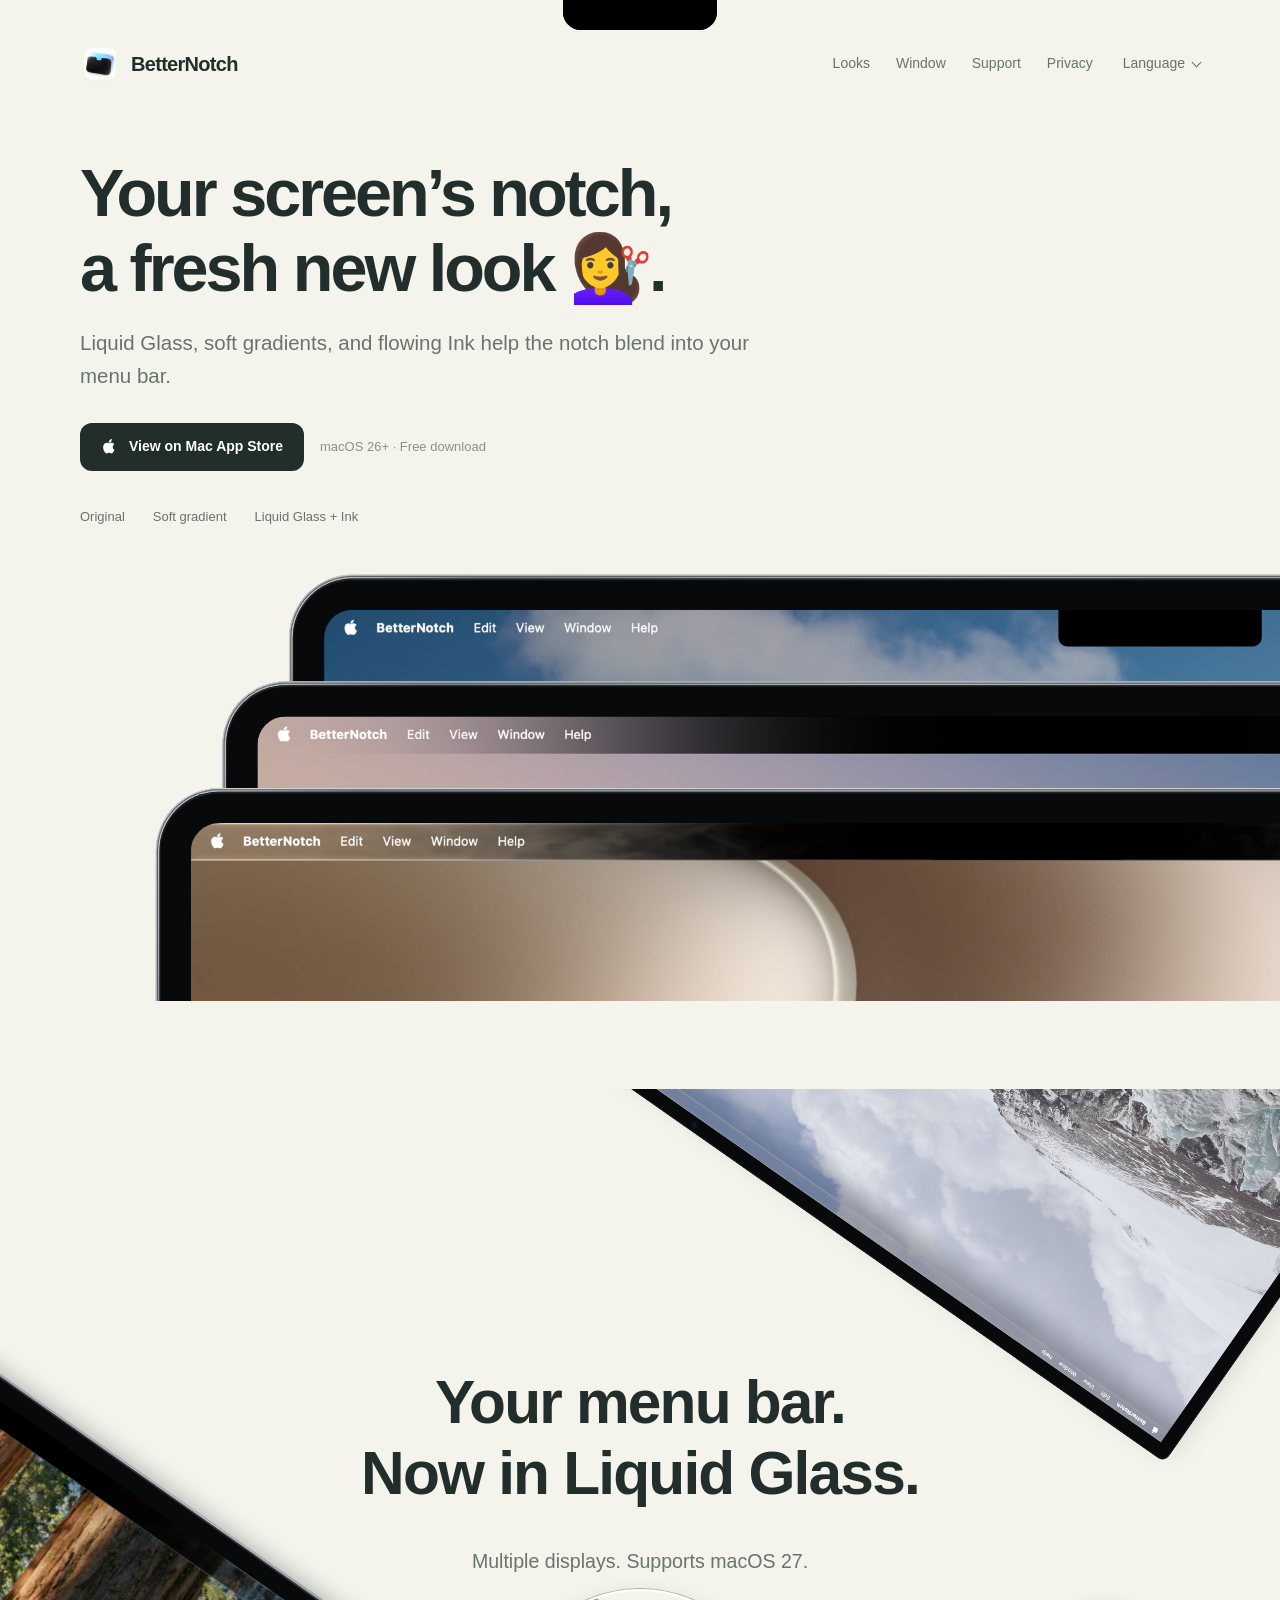
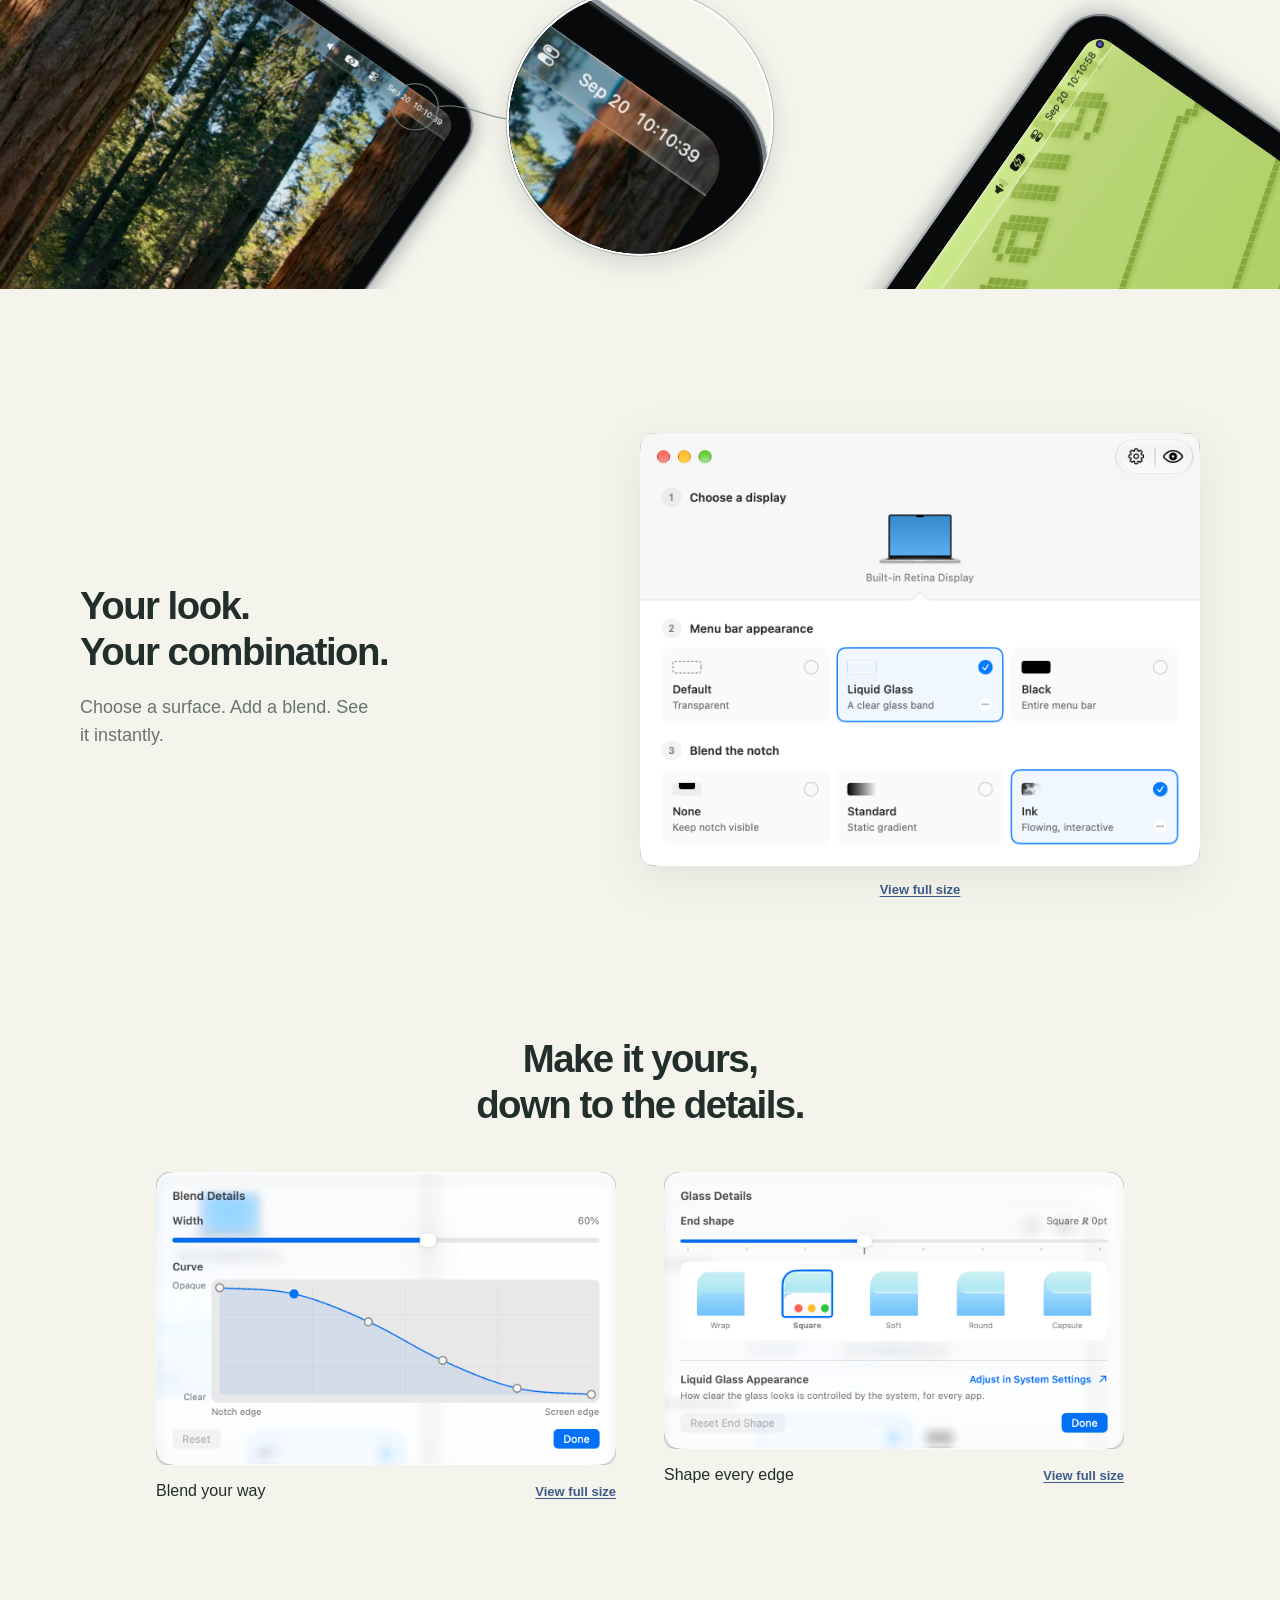
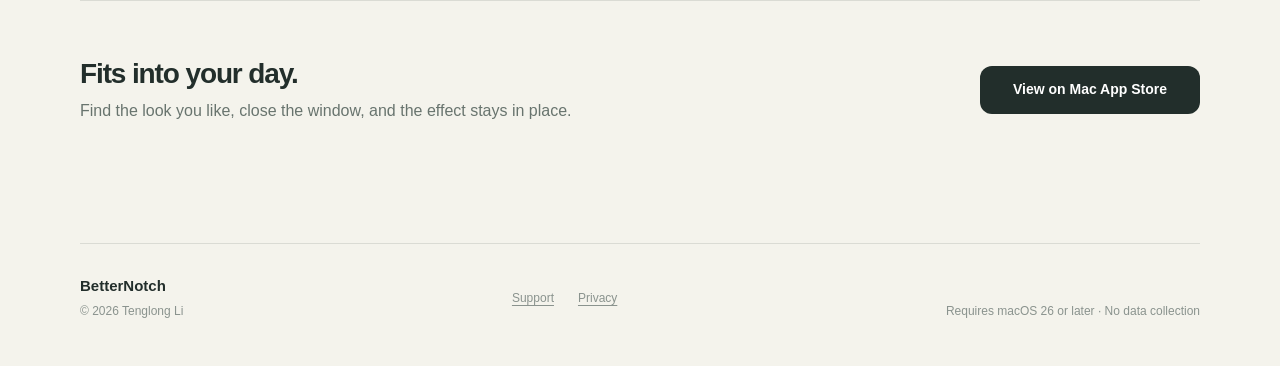
<file: index.html>
<!DOCTYPE html>
<html class="no-js" lang="en" data-title-en="BetterNotch — Hide the MacBook notch in your menu bar" data-title-zh="BetterNotch — 隐藏 MacBook 刘海，融入菜单栏">
  <head>
    <meta charset="utf-8">
    <script>
      document.documentElement.className = "js";
      (function () {
        try {
          var language = localStorage.getItem("betternotch.language");
          if (language === "zh-Hans" || language === "en") document.documentElement.lang = language;
        } catch (error) {}
      })();
    </script>
    <meta name="viewport" content="width=device-width, initial-scale=1">
    <meta name="description" content="Hide the MacBook notch. BetterNotch blends it into your menu bar with a soft gradient, Liquid Glass, or flowing Ink. Free to download for macOS 26 and later; Liquid Glass and Ink unlock with a one-time purchase.">
    <meta name="theme-color" content="#f4f3ec">
    <meta name="apple-itunes-app" content="app-id=6791836457">
    <meta property="og:type" content="website">
    <meta property="og:site_name" content="BetterNotch">
    <meta property="og:locale" content="en_US">
    <meta property="og:locale:alternate" content="zh_CN">
    <meta property="og:title" content="BetterNotch — Hide the MacBook notch in your menu bar">
    <meta property="og:description" content="Hide the MacBook notch. BetterNotch blends it into your menu bar with a soft gradient, Liquid Glass, or flowing Ink. Free to download for macOS 26 and later; Liquid Glass and Ink unlock with a one-time purchase.">
    <meta property="og:url" content="https://tungloong.github.io/betternotch-site/">
    <meta property="og:image" content="https://tungloong.github.io/betternotch-site/assets/og-betternotch-2.0.png">
    <meta property="og:image:type" content="image/png">
    <meta property="og:image:width" content="1200">
    <meta property="og:image:height" content="630">
    <meta property="og:image:alt" content="BetterNotch icon and name with a Mac menu bar blended into a soft gradient">
    <meta name="twitter:card" content="summary_large_image">
    <meta name="twitter:title" content="BetterNotch — Hide the MacBook notch in your menu bar">
    <meta name="twitter:description" content="Hide the MacBook notch. BetterNotch blends it into your menu bar with a soft gradient, Liquid Glass, or flowing Ink. Free to download for macOS 26 and later; Liquid Glass and Ink unlock with a one-time purchase.">
    <meta name="twitter:image" content="https://tungloong.github.io/betternotch-site/assets/og-betternotch-2.0.png">
    <meta name="twitter:image:alt" content="BetterNotch icon and name with a Mac menu bar blended into a soft gradient">
    <link rel="canonical" href="https://tungloong.github.io/betternotch-site/">
    <link rel="icon" href="assets/betternotch-icon-128.png" type="image/png">
    <link rel="stylesheet" href="assets/styles.css?v=20260921-4">
    <link rel="stylesheet" href="assets/promo-scenes.css?v=20260921-4">
    <script src="assets/language.js?v=20261008-1" defer></script>
    <script src="assets/site.js?v=20260921-4" defer></script>
    <script type="application/ld+json">
      {
        "@context": "https://schema.org",
        "@type": "SoftwareApplication",
        "name": "BetterNotch",
        "alternateName": "BetterNotch: Seamless Menu Bar",
        "softwareVersion": "2.1",
        "applicationCategory": "UtilitiesApplication",
        "applicationSubCategory": "Graphics & Design",
        "operatingSystem": "macOS 26.0 or later",
        "downloadUrl": "https://apps.apple.com/app/id6791836457?mt=12",
        "url": "https://tungloong.github.io/betternotch-site/",
        "image": "https://tungloong.github.io/betternotch-site/assets/og-betternotch-2.0.png",
        "description": "Hide the MacBook notch. BetterNotch blends it into your menu bar with a soft gradient, Liquid Glass, or flowing Ink. Free to download for macOS 26 and later; Liquid Glass and Ink unlock with a one-time purchase.",
        "offers": {
          "@type": "Offer",
          "price": "0",
          "priceCurrency": "USD",
          "eligibleRegion": "US",
          "url": "https://apps.apple.com/app/id6791836457?mt=12",
          "availability": "https://schema.org/InStock"
        }
      }
    </script>
    <title>BetterNotch — Hide the MacBook notch in your menu bar</title>
  </head>
  <body class="home-page">
    <a class="skip-link" href="#main" data-en="Skip to main content" data-zh="跳到主要内容">Skip to main content</a>

    <div class="page-notch" data-page-notch style="--notch-p: 0">
      <div class="page-notch__stage" aria-hidden="true">
        <span class="page-notch__original"></span>
        <span class="page-notch__fill"></span>
      </div>
    </div>

    <header class="site-header">
      <a class="brand" href="./" aria-label="BetterNotch home" data-aria-en="BetterNotch home" data-aria-zh="BetterNotch 首页">
        <img class="brand-icon" src="assets/betternotch-icon-128.png" alt="" width="40" height="40" decoding="async">
        <span class="wordmark">BetterNotch</span>
      </a>

      <div class="header-actions">
        <nav class="site-nav" aria-label="Main navigation" data-aria-en="Main navigation" data-aria-zh="主要导航">
          <a href="#effects" data-en="Looks" data-zh="效果">Looks</a>
          <a href="#window" data-en="Window" data-zh="主窗口">Window</a>
          <a href="support/" data-en="Support" data-zh="使用支持">Support</a>
          <a href="privacy/" data-en="Privacy" data-zh="隐私政策">Privacy</a>
        </nav>

        <details class="language-menu" data-language-menu>
          <summary><span data-en="Language" data-zh="语言">Language</span><span class="language-chevron" aria-hidden="true"></span></summary>
          <div class="language-options" role="group" aria-label="Language / 语言">
            <button type="button" data-locale-button="en" aria-pressed="true" disabled>English</button>
            <button type="button" data-locale-button="zh-Hans" aria-pressed="false" disabled>中文</button>
          </div>
        </details>
      </div>
    </header>

    <aside class="no-js-notice" aria-label="JavaScript status" hidden>
      <p lang="en"><strong>JavaScript is off.</strong> English content, full-size captures, and every download, Support, and Privacy link remain available. Enable JavaScript for language switching.</p>
      <p lang="zh-Hans"><strong>JavaScript 已关闭。</strong>英文内容、大图、下载、支持与隐私链接仍可使用；仅语言切换需要 JavaScript。</p>
    </aside>

    <main id="main">
      <article class="locale-home" aria-labelledby="home-title">
        <section class="hero">
          <h1 id="home-title" data-en="Your screen’s notch,&#10;a fresh new look 💇‍♀️." data-zh="屏幕刘海，&#10;换个新造型💇‍♀️。">Your screen’s notch,&#10;a fresh new look 💇‍♀️.</h1>
          <p class="lede" data-en="Liquid Glass, soft gradients, and flowing Ink help the notch blend into your menu bar." data-zh="液态玻璃、柔和渐变、流动墨水，让突兀的刘海融入菜单栏。">Liquid Glass, soft gradients, and flowing Ink help the notch blend into your menu bar.</p>
          <div class="hero-cta">
            <a class="button button-primary" href="https://apps.apple.com/app/id6791836457?mt=12" data-href-en="https://apps.apple.com/app/id6791836457?mt=12" data-href-zh="https://apps.apple.com/cn/app/id6791836457?mt=12" data-app-store-link>
              <svg aria-hidden="true" viewBox="0 0 20 20" width="17" height="17"><path d="M13.8 10.5c0-2.1 1.7-3.1 1.8-3.2a3.8 3.8 0 0 0-3-1.6c-1.3-.1-2.5.7-3.1.7-.7 0-1.7-.7-2.8-.7A4.1 4.1 0 0 0 3.2 7.8c-1.5 2.5-.4 6.3 1 8.3.7 1 1.5 2.1 2.6 2 1-.1 1.4-.7 2.7-.7s1.6.7 2.7.7c1.1 0 1.8-1 2.5-2a9 9 0 0 0 1.1-2.3 3.6 3.6 0 0 1-2-3.3ZM11.8 4.3c.6-.8 1.1-1.9 1-3a4.2 4.2 0 0 0-2.7 1.4 4 4 0 0 0-1 2.9c1 .1 2-.5 2.7-1.3Z" fill="currentColor"/></svg>
              <span data-en="View on Mac App Store" data-zh="前往 Mac App Store">View on Mac App Store</span>
            </a>
            <span class="sysreq" data-en="macOS 26+ · Free download" data-zh="macOS 26+ · 免费下载">macOS 26+ · Free download</span>
          </div>
        </section>

        <section id="effects" class="promo-stack" aria-labelledby="effects-title">
          <h2 id="effects-title" class="sr-only" data-en="Three looks, side by side" data-zh="三种效果，同屏对比">Three looks, side by side</h2>
          <div class="stack-legend" aria-hidden="true">
            <span data-en="Original" data-zh="原貌">Original</span>
            <span data-en="Soft gradient" data-zh="柔和渐变">Soft gradient</span>
            <span data-en="Liquid Glass + Ink" data-zh="液态玻璃＋墨水">Liquid Glass + Ink</span>
          </div>
          <div class="promo-scene stack-scene" data-promo-scene>
            <div class="promo-artboard stack-artboard">
              <figure class="stack-device stack-original" aria-label="Original" data-aria-en="Original" data-aria-zh="原貌">
                <div class="promo-mac"><div class="promo-mac-bezel"><div class="promo-mac-screen">
                  <img src="assets/promo-original.jpg" alt="Original menu bar" data-alt-en="Original menu bar" data-alt-zh="原貌菜单栏" width="1600" height="566" decoding="async">
                  <i class="promo-notch" aria-hidden="true"></i>
                </div></div></div>
              </figure>
              <figure class="stack-device stack-gradient" aria-label="Soft gradient" data-aria-en="Soft gradient" data-aria-zh="柔和渐变">
                <div class="promo-mac"><div class="promo-mac-bezel"><div class="promo-mac-screen">
                  <img src="assets/promo-gradient.jpg" alt="Soft gradient menu bar" data-alt-en="Soft gradient menu bar" data-alt-zh="柔和渐变菜单栏" width="1600" height="566" decoding="async">
                  <i class="promo-notch" aria-hidden="true"></i>
                </div></div></div>
              </figure>
              <figure class="stack-device stack-glass-ink" aria-label="Liquid Glass + Ink" data-aria-en="Liquid Glass + Ink" data-aria-zh="液态玻璃＋墨水">
                <div class="promo-mac"><div class="promo-mac-bezel"><div class="promo-mac-screen">
                  <img src="assets/promo-glass-ink.jpg" alt="Liquid Glass + Ink menu bar" data-alt-en="Liquid Glass + Ink menu bar" data-alt-zh="液态玻璃＋墨水菜单栏" width="1600" height="566" decoding="async">
                  <i class="promo-notch" aria-hidden="true"></i>
                </div></div></div>
              </figure>
            </div>
          </div>
        </section>

        <section id="displays" class="promo-displays" aria-labelledby="displays-title">
          <div class="promo-scene displays-scene" data-promo-scene>
            <div class="display-hardware">
              <div class="promo-artboard displays-artboard">
                <div class="display-device display-studio" role="img" aria-label="Liquid Glass on an external display" data-aria-en="Liquid Glass on an external display" data-aria-zh="外接显示器上的液态玻璃菜单栏">
                  <div class="display-studio-bezel">
                    <i class="display-camera" aria-hidden="true"></i>
                    <div class="display-studio-screen"><img src="assets/promo-external.jpg" alt="" width="2200" height="1238" loading="lazy" decoding="async"></div>
                  </div>
                </div>
                <div class="display-mac-label" role="img" aria-label="Liquid Glass and Ink on MacBook" data-aria-en="Liquid Glass and Ink on MacBook" data-aria-zh="MacBook 上的液态玻璃与墨水">
                  <div class="display-device display-macbook">
                    <div class="display-mac-bezel"><div class="display-mac-screen">
                      <img src="assets/promo-builtin.jpg" alt="" width="2200" height="1158" loading="lazy" decoding="async">
                      <i class="display-notch" aria-hidden="true"></i>
                    </div></div>
                  </div>
                </div>
                <div class="display-device display-ipad" role="img" aria-label="Liquid Glass on an iPad used as a Sidecar display" data-aria-en="Liquid Glass on an iPad used as a Sidecar display" data-aria-zh="iPad 随航显示器上的液态玻璃菜单栏">
                  <div class="display-ipad-bezel">
                    <i class="display-ipad-camera" aria-hidden="true"></i>
                    <div class="display-ipad-screen"><img src="assets/promo-sidecar.jpg" alt="" width="1194" height="834" loading="lazy" decoding="async"></div>
                  </div>
                </div>
                <svg class="display-zoom-link" viewBox="0 0 2880 1800" aria-hidden="true"><circle cx="934" cy="1390" r="52"/><path d="M 986 1390 C 1045 1380 1088 1412 1145 1418"/></svg>
                <div class="display-loupe" aria-hidden="true">
                  <div class="display-loupe-scene"><div class="display-device display-macbook" aria-hidden="true">
                    <div class="display-mac-bezel"><div class="display-mac-screen">
                      <img src="assets/promo-builtin.jpg" alt="" width="2200" height="1158" loading="lazy" decoding="async">
                      <i class="display-notch" aria-hidden="true"></i>
                    </div></div>
                  </div></div>
                </div>
              </div>
            </div>
            <header class="display-copy">
              <h2 id="displays-title" data-en="Your menu bar.&#10;Now in Liquid Glass." data-zh="菜单栏，&#10;也可以是液态玻璃。">Your menu bar.&#10;Now in Liquid Glass.</h2>
              <p data-en="Multiple displays. Supports macOS 27." data-zh="支持多显示器、支持 macOS 27">Multiple displays. Supports macOS 27.</p>
            </header>
          </div>
        </section>

        <section id="window" class="product-window" aria-labelledby="window-title">
          <header class="section-heading">
            <div>
              <h2 id="window-title" data-en="Your look.&#10;Your combination." data-zh="外观与融入，&#10;自由搭配。">Your look.&#10;Your combination.</h2>
              <p data-en="Choose a surface. Add a blend. See it instantly." data-zh="选外观，配墨水或渐变。每次选择，即刻呈现。">Choose a surface. Add a blend. See it instantly.</p>
            </div>
          </header>

          <figure class="window-frame zoomable">
            <noscript>
              <a href="assets/window-en.png"><img src="assets/window-en-web.png" alt="BetterNotch window with display, appearance, and blend cards" width="1240" height="958"></a>
            </noscript>
            <a class="zoomable__hit" href="assets/window-en.png" data-fullsize data-href-en="assets/window-en.png" data-href-zh="assets/window-zh.png" data-full-width="1240" data-full-height-en="958" data-full-height-zh="1006">
              <picture class="locale-picture">
                <img class="locale-img" data-src-en="assets/window-en-web.png" data-src-zh="assets/window-zh-web.png" alt="BetterNotch window with display, appearance, and blend cards" data-alt-en="BetterNotch window with display, appearance, and blend cards" data-alt-zh="BetterNotch 主窗口：显示器、外观与融入" width="1240" height="958" loading="lazy" decoding="async">
              </picture>
            </a>
            <figcaption>
              <a class="view-large" href="assets/window-en.png" data-fullsize data-href-en="assets/window-en.png" data-href-zh="assets/window-zh.png" data-full-width="1240" data-full-height-en="958" data-full-height-zh="1006" data-en="View full size" data-zh="查看大图">View full size</a>
            </figcaption>
          </figure>
        </section>

        <section id="details" class="details-gallery" aria-labelledby="details-title">
          <header class="section-heading">
            <div>
              <h2 id="details-title" data-en="Make it yours,&#10;down to the details." data-zh="从过渡到边缘，&#10;细节由你掌控。">Make it yours,&#10;down to the details.</h2>
            </div>
          </header>

          <div class="details-grid">
            <figure class="zoomable">
              <noscript>
                <a href="assets/details-blend-en.png"><img src="assets/details-blend-en-web.png" alt="Blend Details with width and curve" width="1120" height="714"></a>
              </noscript>
              <a class="zoomable__hit" href="assets/details-blend-en.png" data-fullsize data-href-en="assets/details-blend-en.png" data-href-zh="assets/details-blend-zh.png" data-full-width="1120" data-full-height="714">
                <picture class="locale-picture">
                  <img class="locale-img" data-src-en="assets/details-blend-en-web.png" data-src-zh="assets/details-blend-zh-web.png" alt="Blend Details with width and curve" data-alt-en="Blend Details with width and curve" data-alt-zh="融入细节：范围与曲线" width="1120" height="714" loading="lazy" decoding="async">
                </picture>
              </a>
              <figcaption>
                <span data-en="Blend your way" data-zh="过渡，恰到好处">Blend your way</span>
                <a class="view-large" href="assets/details-blend-en.png" data-fullsize data-href-en="assets/details-blend-en.png" data-href-zh="assets/details-blend-zh.png" data-full-width="1120" data-full-height="714" data-en="View full size" data-zh="查看大图">View full size</a>
              </figcaption>
            </figure>
            <figure class="zoomable">
              <noscript>
                <a href="assets/details-glass-en.png"><img src="assets/details-glass-en-web.png" alt="Glass Details with end shapes" width="1120" height="674"></a>
              </noscript>
              <a class="zoomable__hit" href="assets/details-glass-en.png" data-fullsize data-href-en="assets/details-glass-en.png" data-href-zh="assets/details-glass-zh.png" data-full-width="1120" data-full-height="674">
                <picture class="locale-picture">
                  <img class="locale-img" data-src-en="assets/details-glass-en-web.png" data-src-zh="assets/details-glass-zh-web.png" alt="Glass Details with end shapes" data-alt-en="Glass Details with end shapes" data-alt-zh="玻璃细节：两端形状" width="1120" height="674" loading="lazy" decoding="async">
                </picture>
              </a>
              <figcaption>
                <span data-en="Shape every edge" data-zh="边缘，也有讲究">Shape every edge</span>
                <a class="view-large" href="assets/details-glass-en.png" data-fullsize data-href-en="assets/details-glass-en.png" data-href-zh="assets/details-glass-zh.png" data-full-width="1120" data-full-height="674" data-en="View full size" data-zh="查看大图">View full size</a>
              </figcaption>
            </figure>
          </div>
        </section>

        <section class="download-rail" aria-labelledby="download-title">
          <div>
            <h2 id="download-title" data-en="Fits into your day." data-zh="按你的习惯，安静常驻。">Fits into your day.</h2>
            <p data-en="Find the look you like, close the window, and the effect stays in place." data-zh="选好喜欢的样子，关上窗口，效果便安静地留在那里。">Find the look you like, close the window, and the effect stays in place.</p>
          </div>
          <a class="button button-primary" href="https://apps.apple.com/app/id6791836457?mt=12" data-href-en="https://apps.apple.com/app/id6791836457?mt=12" data-href-zh="https://apps.apple.com/cn/app/id6791836457?mt=12" data-app-store-link>
            <span data-en="View on Mac App Store" data-zh="前往 Mac App Store">View on Mac App Store</span>
          </a>
        </section>
      </article>
    </main>

    <footer class="site-footer">
      <p><strong>BetterNotch</strong><span>© 2026 Tenglong Li</span></p>
      <nav class="footer-links" aria-label="Resources" data-aria-en="Resources" data-aria-zh="相关链接">
        <a href="support/" data-en="Support" data-zh="使用支持">Support</a>
        <a href="privacy/" data-en="Privacy" data-zh="隐私政策">Privacy</a>
      </nav>
      <p data-en="Requires macOS 26 or later · No data collection" data-zh="需要 macOS 26 或更高版本 · 不收集任何数据">Requires macOS 26 or later · No data collection</p>
    </footer>

    <dialog class="zoom-dialog" data-zoom-dialog aria-labelledby="zoom-dialog-title">
      <div class="zoom-dialog__bar">
        <p id="zoom-dialog-title" data-en="Full size" data-zh="查看大图">Full size</p>
        <form method="dialog">
          <button type="submit" class="zoom-dialog__close" data-en="Close" data-zh="关闭">Close</button>
        </form>
      </div>
      <div class="zoom-dialog__scroller">
        <img data-zoom-image alt="" width="2320" height="450">
      </div>
    </dialog>
  </body>
</html>
</file>
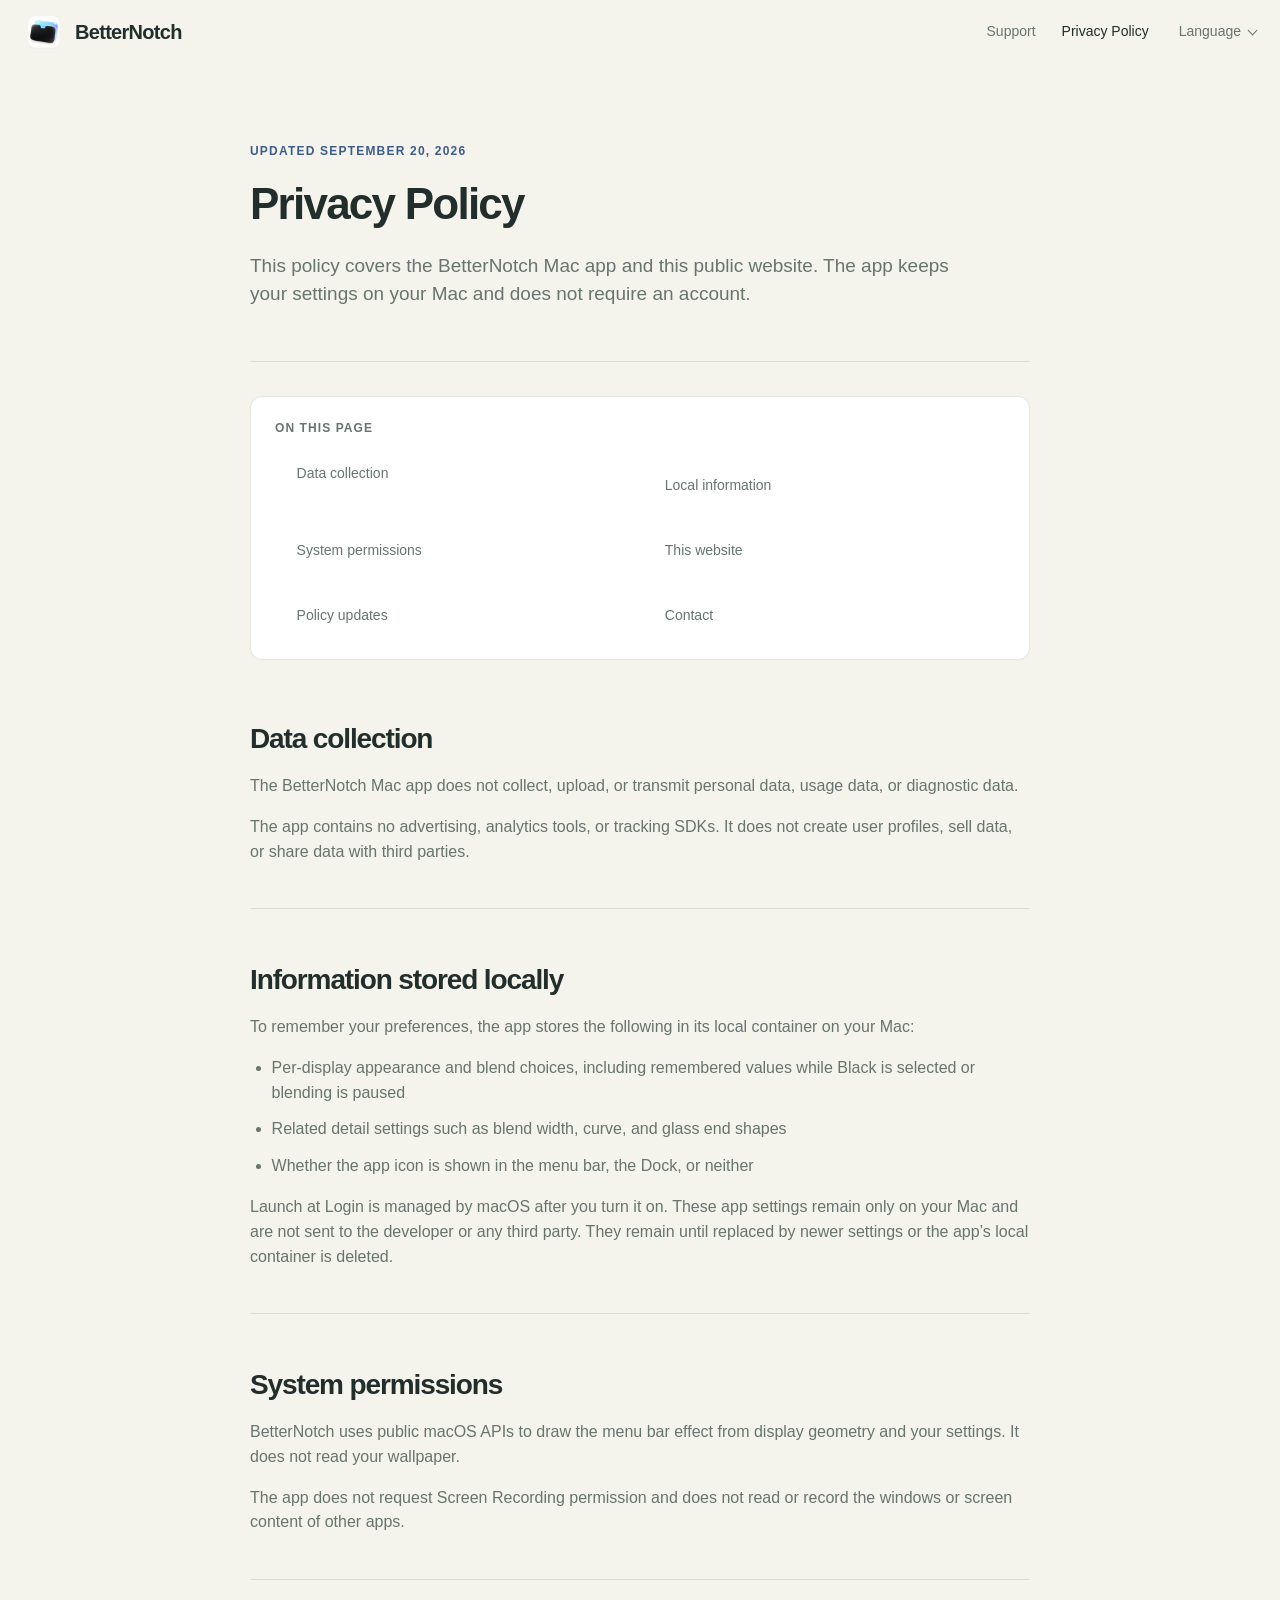
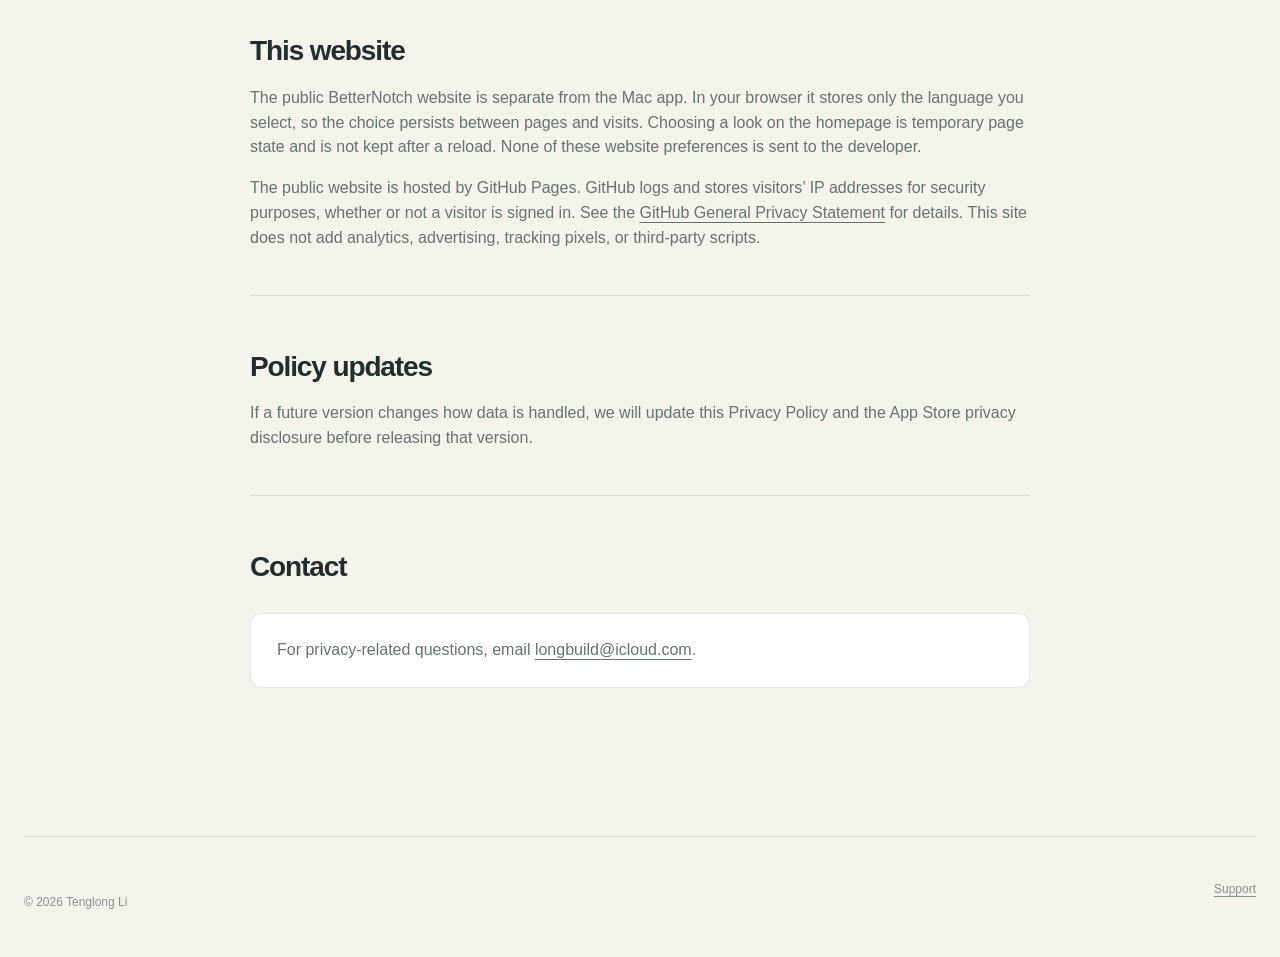
<file: privacy/index.html>
<!DOCTYPE html>
<html class="no-js" lang="en" data-title-en="Privacy Policy — BetterNotch" data-title-zh="隐私政策 — BetterNotch">
  <head>
    <meta charset="utf-8">
    <script>
      document.documentElement.className = "js";
      (function () {
        try {
          var language = localStorage.getItem("betternotch.language");
          if (language === "zh-Hans" || language === "en") document.documentElement.lang = language;
        } catch (error) {}
      })();
    </script>
    <meta name="viewport" content="width=device-width, initial-scale=1">
    <meta name="description" content="The BetterNotch Privacy Policy explains local settings, system permissions, and the public website.">
    <meta name="theme-color" content="#f4f3ec">
    <meta property="og:type" content="website">
    <meta property="og:site_name" content="BetterNotch">
    <meta property="og:locale" content="en_US">
    <meta property="og:locale:alternate" content="zh_CN">
    <meta property="og:title" content="Privacy Policy — BetterNotch">
    <meta property="og:description" content="BetterNotch collects no data, does not read your wallpaper, and does not request Screen Recording permission.">
    <meta property="og:url" content="https://tungloong.github.io/betternotch-site/privacy/">
    <meta property="og:image" content="https://tungloong.github.io/betternotch-site/assets/og-betternotch-2.0.png">
    <meta property="og:image:type" content="image/png">
    <meta property="og:image:width" content="1200">
    <meta property="og:image:height" content="630">
    <meta property="og:image:alt" content="BetterNotch icon and name with a Mac menu bar blended into a soft gradient">
    <meta name="twitter:card" content="summary_large_image">
    <meta name="twitter:title" content="Privacy Policy — BetterNotch">
    <meta name="twitter:description" content="BetterNotch collects no data, does not read your wallpaper, and does not request Screen Recording permission.">
    <meta name="twitter:image" content="https://tungloong.github.io/betternotch-site/assets/og-betternotch-2.0.png">
    <meta name="twitter:image:alt" content="BetterNotch icon and name with a Mac menu bar blended into a soft gradient">
    <link rel="canonical" href="https://tungloong.github.io/betternotch-site/privacy/">
    <link rel="icon" href="../assets/betternotch-icon-128.png" type="image/png">
    <link rel="stylesheet" href="../assets/styles.css?v=20260921-4">
    <script src="../assets/language.js?v=20261008-1" defer></script>
    <title>Privacy Policy — BetterNotch</title>
  </head>
  <body>
    <a class="skip-link" href="#main" data-en="Skip to main content" data-zh="跳到主要内容">Skip to main content</a>
    <header class="site-header">
      <a class="brand" href="../" aria-label="BetterNotch home" data-aria-en="BetterNotch home" data-aria-zh="BetterNotch 首页">
        <img class="brand-icon" src="../assets/betternotch-icon-128.png" alt="" width="40" height="40" decoding="async">
        <span class="wordmark">BetterNotch</span>
      </a>
      <div class="header-actions">
        <nav class="site-nav" aria-label="Main navigation" data-aria-en="Main navigation" data-aria-zh="主要导航">
          <a href="../support/" data-en="Support" data-zh="使用支持">Support</a>
          <a href="./" aria-current="page" data-en="Privacy Policy" data-zh="隐私政策">Privacy Policy</a>
        </nav>
        <details class="language-menu" data-language-menu>
          <summary><span data-en="Language" data-zh="语言">Language</span> <span class="language-chevron" aria-hidden="true"></span></summary>
          <div class="language-options" role="group" aria-label="Language / 语言">
            <button type="button" data-locale-button="en" aria-pressed="true" disabled>English</button>
            <button type="button" data-locale-button="zh-Hans" aria-pressed="false" disabled>中文</button>
          </div>
        </details>
      </div>
    </header>
    <aside class="no-js-notice" aria-label="JavaScript status" hidden>
      <p lang="en"><strong>JavaScript is off.</strong> The English content and every download, Support, and Privacy link remain available. Enable JavaScript only for language switching.</p>
      <p lang="zh-Hans"><strong>JavaScript 已关闭。</strong>英文内容、下载、支持与隐私链接仍可使用；仅语言切换需要 JavaScript。</p>
    </aside>
    <main id="main" class="document">
      <article aria-labelledby="privacy-title">
        <header class="document-header">
          <p class="eyebrow" data-en="Updated September 20, 2026" data-zh="更新日期 · 2026 年 9 月 20 日">Updated September 20, 2026</p>
          <h1 id="privacy-title" data-en="Privacy Policy" data-zh="隐私政策">Privacy Policy</h1>
          <p class="lede" data-en="This policy covers the BetterNotch Mac app and this public website. The app keeps your settings on your Mac and does not require an account." data-zh="本政策同时说明 BetterNotch Mac App 与本公开网站。App 把设置保存在你的 Mac 上，不需要账户。">This policy covers the BetterNotch Mac app and this public website. The app keeps your settings on your Mac and does not require an account.</p>
        </header>

        <nav class="document-nav" aria-label="On this page" data-aria-en="On this page" data-aria-zh="本页目录">
          <p data-en="On this page" data-zh="本页目录">On this page</p>
          <ul>
            <li><a href="#collection" data-en="Data collection" data-zh="数据收集">Data collection</a></li>
            <li><a href="#local-data" data-en="Local information" data-zh="本地信息">Local information</a></li>
            <li><a href="#permissions" data-en="System permissions" data-zh="系统权限">System permissions</a></li>
            <li><a href="#website" data-en="This website" data-zh="本网站">This website</a></li>
            <li><a href="#updates" data-en="Policy updates" data-zh="政策更新">Policy updates</a></li>
            <li><a href="#contact" data-en="Contact" data-zh="联系方式">Contact</a></li>
          </ul>
        </nav>

        <section class="document-section" aria-labelledby="collection">
          <h2 id="collection" data-en="Data collection" data-zh="数据收集">Data collection</h2>
          <p data-en="The BetterNotch Mac app does not collect, upload, or transmit personal data, usage data, or diagnostic data." data-zh="BetterNotch Mac App 不收集、上传或传输个人数据、使用数据或诊断数据。">The BetterNotch Mac app does not collect, upload, or transmit personal data, usage data, or diagnostic data.</p>
          <p data-en="The app contains no advertising, analytics tools, or tracking SDKs. It does not create user profiles, sell data, or share data with third parties." data-zh="App 不包含广告、分析工具或追踪 SDK，不会创建用户画像，也不会出售或向第三方共享数据。">The app contains no advertising, analytics tools, or tracking SDKs. It does not create user profiles, sell data, or share data with third parties.</p>
        </section>

        <section class="document-section" aria-labelledby="local-data">
          <h2 id="local-data" data-en="Information stored locally" data-zh="本地保存的信息">Information stored locally</h2>
          <p data-en="To remember your preferences, the app stores the following in its local container on your Mac:" data-zh="为了记住你的设置，App 会在本机容器中保存：">To remember your preferences, the app stores the following in its local container on your Mac:</p>
          <ul>
            <li data-en="Per-display appearance and blend choices, including remembered values while Black is selected or blending is paused" data-zh="每块屏幕的外观与融入选择，以及全黑或暂停融入时记住的值">Per-display appearance and blend choices, including remembered values while Black is selected or blending is paused</li>
            <li data-en="Related detail settings such as blend width, curve, and glass end shapes" data-zh="相关细节，例如融入范围、曲线和玻璃端形">Related detail settings such as blend width, curve, and glass end shapes</li>
            <li data-en="Whether the app icon is shown in the menu bar, the Dock, or neither" data-zh="App 图标显示在菜单栏、Dock，或均不显示">Whether the app icon is shown in the menu bar, the Dock, or neither</li>
          </ul>
          <p data-en="Launch at Login is managed by macOS after you turn it on. These app settings remain only on your Mac and are not sent to the developer or any third party. They remain until replaced by newer settings or the app’s local container is deleted." data-zh="“登录时启动”在你开启后由 macOS 管理。上述 App 设置只留在你的 Mac 上，不会发送给开发者或任何第三方。它们会一直保留，直到被新的设置覆盖或 App 的本地容器被删除。">Launch at Login is managed by macOS after you turn it on. These app settings remain only on your Mac and are not sent to the developer or any third party. They remain until replaced by newer settings or the app’s local container is deleted.</p>
        </section>

        <section class="document-section" aria-labelledby="permissions">
          <h2 id="permissions" data-en="System permissions" data-zh="系统权限">System permissions</h2>
          <p data-en="BetterNotch uses public macOS APIs to draw the menu bar effect from display geometry and your settings. It does not read your wallpaper." data-zh="BetterNotch 使用 macOS 公开接口，根据显示器几何和你的设置绘制菜单栏效果。它不读取你的壁纸。">BetterNotch uses public macOS APIs to draw the menu bar effect from display geometry and your settings. It does not read your wallpaper.</p>
          <p data-en="The app does not request Screen Recording permission and does not read or record the windows or screen content of other apps." data-zh="App 不请求屏幕录制权限，不读取或记录其他 App 的窗口及屏幕内容。">The app does not request Screen Recording permission and does not read or record the windows or screen content of other apps.</p>
        </section>

        <section class="document-section" aria-labelledby="website">
          <h2 id="website" data-en="This website" data-zh="本网站">This website</h2>
          <p data-en="The public BetterNotch website is separate from the Mac app. In your browser it stores only the language you select, so the choice persists between pages and visits. Choosing a look on the homepage is temporary page state and is not kept after a reload. None of these website preferences is sent to the developer." data-zh="BetterNotch 公开网站与 Mac App 分开。网站只会在浏览器本地保存你选择的语言，以便在页面与后续访问间保持该选择。首页上的效果选择属于临时页面状态，刷新后不会保留。这些网站偏好都不会发送给开发者。">The public BetterNotch website is separate from the Mac app. In your browser it stores only the language you select, so the choice persists between pages and visits. Choosing a look on the homepage is temporary page state and is not kept after a reload. None of these website preferences is sent to the developer.</p>
          <p><span data-en="The public website is hosted by GitHub Pages. GitHub logs and stores visitors’ IP addresses for security purposes, whether or not a visitor is signed in. See the " data-zh="公开网站由 GitHub Pages 托管。无论访客是否登录，GitHub 都会出于安全目的记录并保存访客 IP 地址。请参阅 ">The public website is hosted by GitHub Pages. GitHub logs and stores visitors’ IP addresses for security purposes, whether or not a visitor is signed in. See the </span><a href="https://docs.github.com/en/site-policy/privacy-policies/github-general-privacy-statement" data-en="GitHub General Privacy Statement" data-zh="GitHub 通用隐私声明">GitHub General Privacy Statement</a><span data-en=" for details. This site does not add analytics, advertising, tracking pixels, or third-party scripts." data-zh="了解详情。本站没有添加分析、广告、追踪像素或第三方脚本。"> for details. This site does not add analytics, advertising, tracking pixels, or third-party scripts.</span></p>
        </section>

        <section class="document-section" aria-labelledby="updates">
          <h2 id="updates" data-en="Policy updates" data-zh="政策更新">Policy updates</h2>
          <p data-en="If a future version changes how data is handled, we will update this Privacy Policy and the App Store privacy disclosure before releasing that version." data-zh="如果未来版本的数据处理方式发生变化，我们会在发布该版本前更新本隐私政策和 App Store 隐私披露。">If a future version changes how data is handled, we will update this Privacy Policy and the App Store privacy disclosure before releasing that version.</p>
        </section>

        <section class="document-section" aria-labelledby="contact">
          <h2 id="contact" data-en="Contact" data-zh="联系方式">Contact</h2>
          <div class="contact-box">
            <p><span data-en="For privacy-related questions, email " data-zh="如有隐私相关问题，请发送邮件至 ">For privacy-related questions, email </span><a href="mailto:longbuild@icloud.com">longbuild@icloud.com</a><span data-en="." data-zh="。">.</span></p>
          </div>
        </section>
      </article>
    </main>
    <footer class="site-footer">
      <p>© 2026 Tenglong Li</p>
      <p><a href="../support/" data-en="Support" data-zh="使用支持">Support</a></p>
    </footer>
  </body>
</html>
</file>
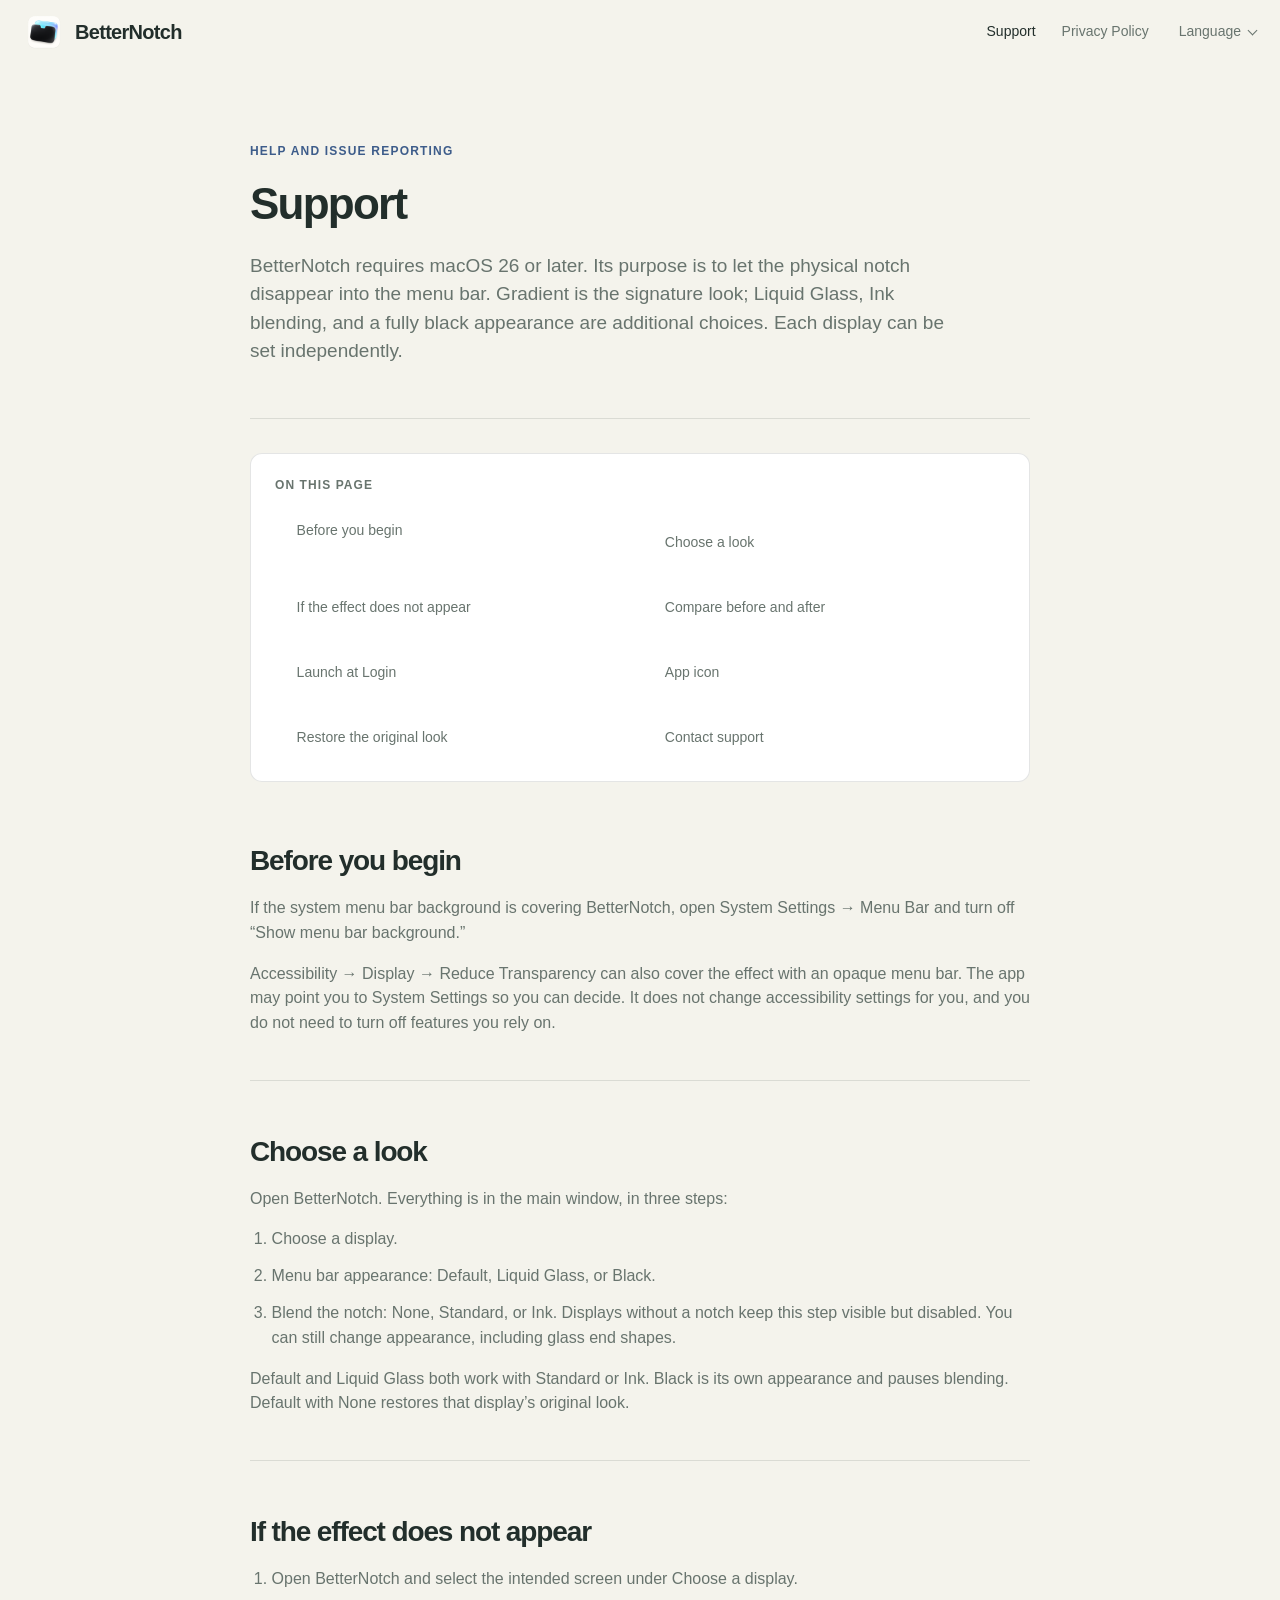
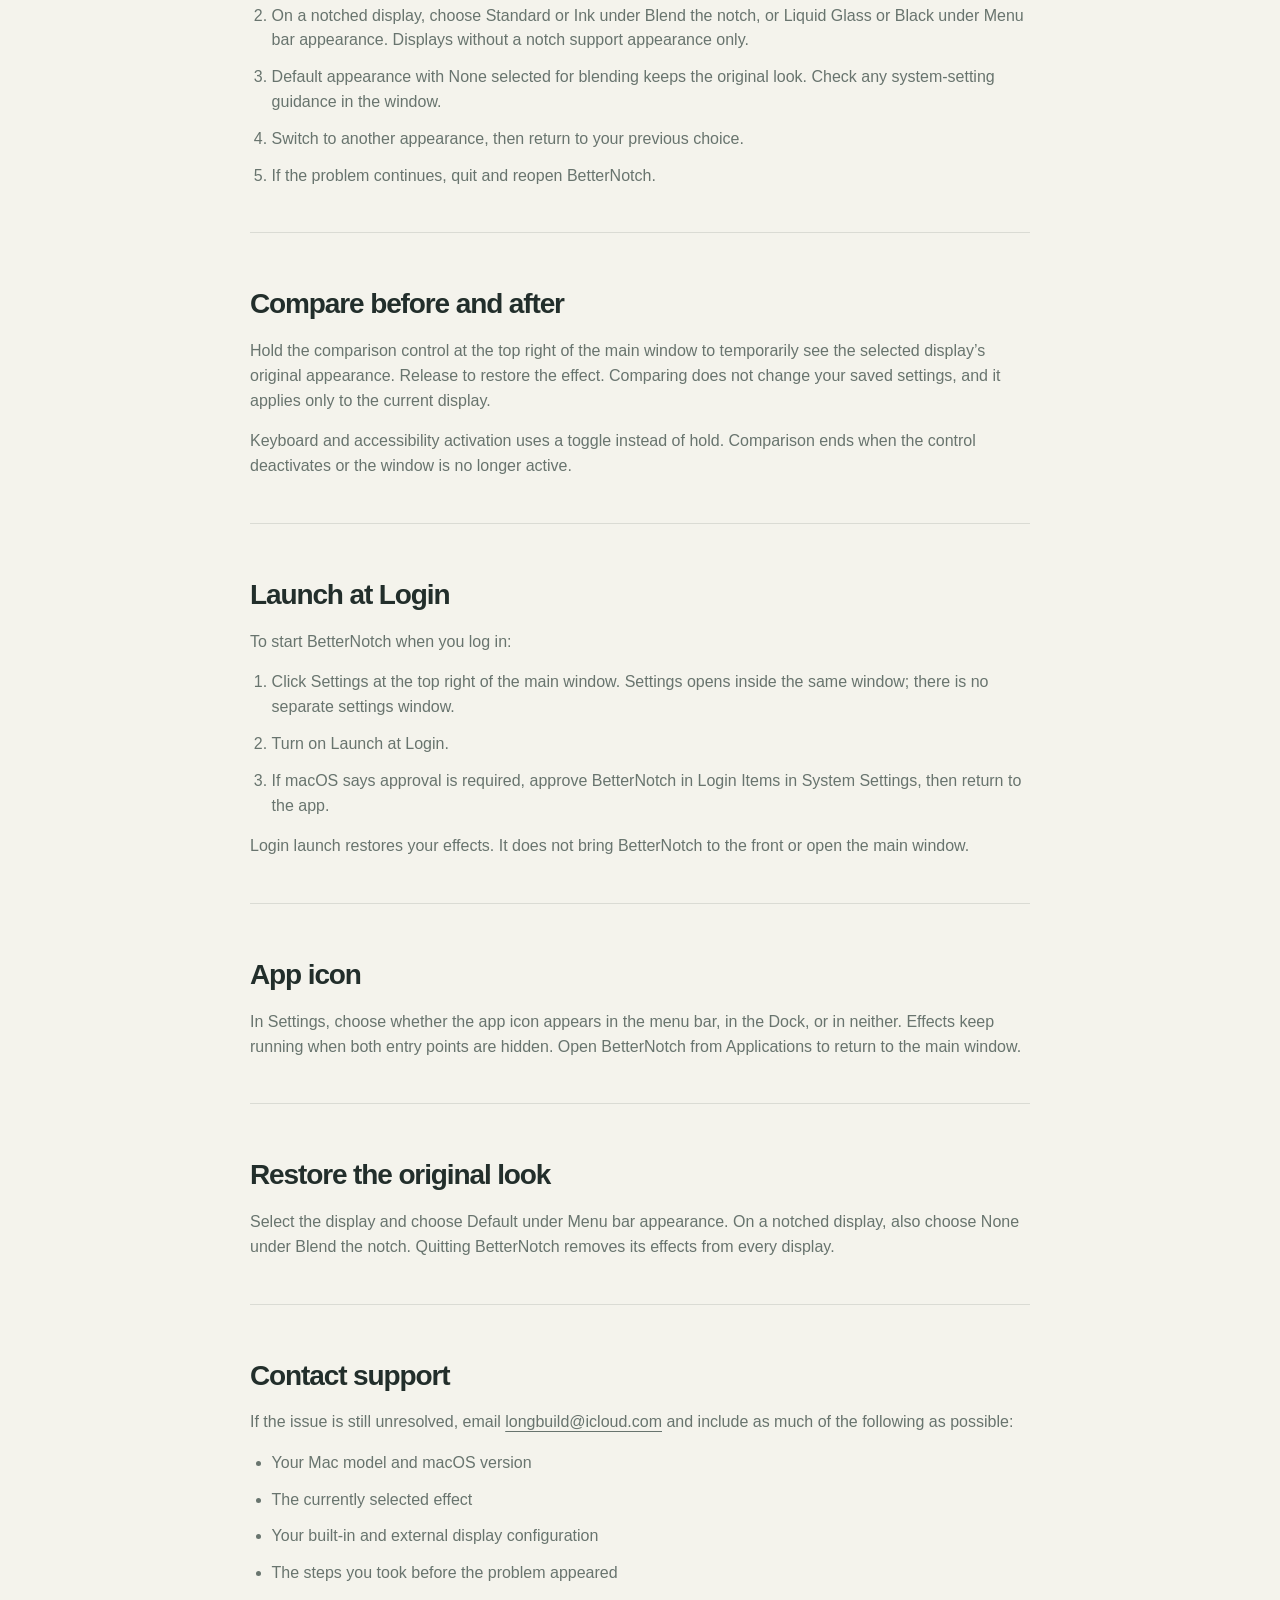
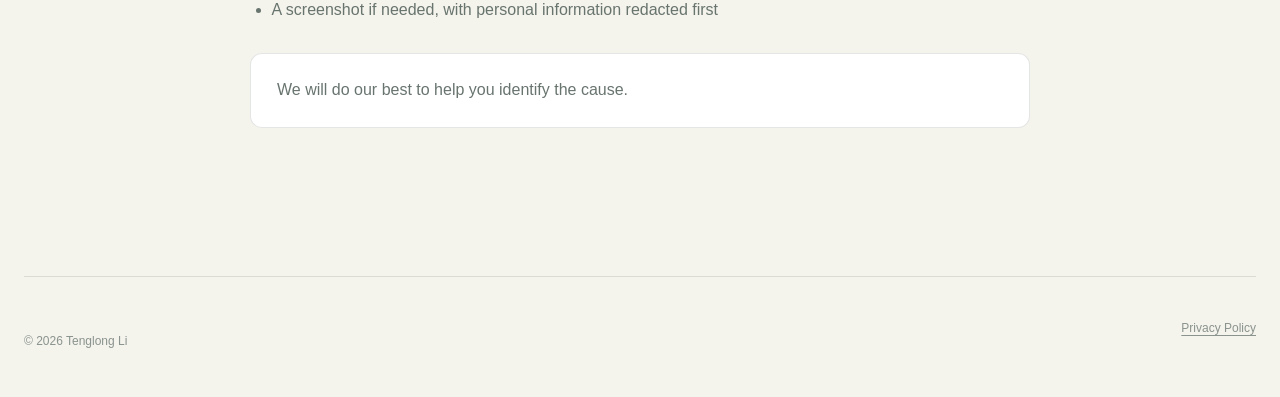
<file: support/index.html>
<!DOCTYPE html>
<html class="no-js" lang="en" data-title-en="Support — BetterNotch" data-title-zh="使用支持 — BetterNotch">
  <head>
    <meta charset="utf-8">
    <script>
      document.documentElement.className = "js";
      (function () {
        try {
          var language = localStorage.getItem("betternotch.language");
          if (language === "zh-Hans" || language === "en") document.documentElement.lang = language;
        } catch (error) {}
      })();
    </script>
    <meta name="viewport" content="width=device-width, initial-scale=1">
    <meta name="description" content="Setup, troubleshooting, and contact for BetterNotch on macOS 26 or later.">
    <meta name="theme-color" content="#f4f3ec">
    <meta property="og:type" content="website">
    <meta property="og:site_name" content="BetterNotch">
    <meta property="og:locale" content="en_US">
    <meta property="og:locale:alternate" content="zh_CN">
    <meta property="og:title" content="Support — BetterNotch">
    <meta property="og:description" content="Setup, troubleshooting, and contact for BetterNotch on macOS 26 or later.">
    <meta property="og:url" content="https://tungloong.github.io/betternotch-site/support/">
    <meta property="og:image" content="https://tungloong.github.io/betternotch-site/assets/og-betternotch-2.0.png">
    <meta property="og:image:type" content="image/png">
    <meta property="og:image:width" content="1200">
    <meta property="og:image:height" content="630">
    <meta property="og:image:alt" content="BetterNotch icon and name with a Mac menu bar blended into a soft gradient">
    <meta name="twitter:card" content="summary_large_image">
    <meta name="twitter:title" content="Support — BetterNotch">
    <meta name="twitter:description" content="Setup, troubleshooting, and contact for BetterNotch on macOS 26 or later.">
    <meta name="twitter:image" content="https://tungloong.github.io/betternotch-site/assets/og-betternotch-2.0.png">
    <meta name="twitter:image:alt" content="BetterNotch icon and name with a Mac menu bar blended into a soft gradient">
    <link rel="canonical" href="https://tungloong.github.io/betternotch-site/support/">
    <link rel="icon" href="../assets/betternotch-icon-128.png" type="image/png">
    <link rel="stylesheet" href="../assets/styles.css?v=20260921-4">
    <script src="../assets/language.js?v=20261008-1" defer></script>
    <title>Support — BetterNotch</title>
  </head>
  <body>
    <a class="skip-link" href="#main" data-en="Skip to main content" data-zh="跳到主要内容">Skip to main content</a>
    <header class="site-header">
      <a class="brand" href="../" aria-label="BetterNotch home" data-aria-en="BetterNotch home" data-aria-zh="BetterNotch 首页">
        <img class="brand-icon" src="../assets/betternotch-icon-128.png" alt="" width="40" height="40" decoding="async">
        <span class="wordmark">BetterNotch</span>
      </a>
      <div class="header-actions">
        <nav class="site-nav" aria-label="Main navigation" data-aria-en="Main navigation" data-aria-zh="主要导航">
          <a href="./" aria-current="page" data-en="Support" data-zh="使用支持">Support</a>
          <a href="../privacy/" data-en="Privacy Policy" data-zh="隐私政策">Privacy Policy</a>
        </nav>
        <details class="language-menu" data-language-menu>
          <summary><span data-en="Language" data-zh="语言">Language</span> <span class="language-chevron" aria-hidden="true"></span></summary>
          <div class="language-options" role="group" aria-label="Language / 语言">
            <button type="button" data-locale-button="en" aria-pressed="true" disabled>English</button>
            <button type="button" data-locale-button="zh-Hans" aria-pressed="false" disabled>中文</button>
          </div>
        </details>
      </div>
    </header>
    <aside class="no-js-notice" aria-label="JavaScript status" hidden>
      <p lang="en"><strong>JavaScript is off.</strong> The English content and every download, Support, and Privacy link remain available. Enable JavaScript only for language switching.</p>
      <p lang="zh-Hans"><strong>JavaScript 已关闭。</strong>英文内容、下载、支持与隐私链接仍可使用；仅语言切换需要 JavaScript。</p>
    </aside>
    <main id="main" class="document">
      <article aria-labelledby="support-title">
        <header class="document-header">
          <p class="eyebrow" data-en="Help and issue reporting" data-zh="使用帮助与问题反馈">Help and issue reporting</p>
          <h1 id="support-title" data-en="Support" data-zh="使用支持">Support</h1>
          <p class="lede" data-en="BetterNotch requires macOS 26 or later. Its purpose is to let the physical notch disappear into the menu bar. Gradient is the signature look; Liquid Glass, Ink blending, and a fully black appearance are additional choices. Each display can be set independently." data-zh="BetterNotch 支持 macOS 26 或更高版本，核心用途是让物理刘海自然隐入菜单栏。渐变是主打效果，也可搭配液态玻璃、选择墨水融入，或使用全黑外观。每块显示器可以独立设置。">BetterNotch requires macOS 26 or later. Its purpose is to let the physical notch disappear into the menu bar. Gradient is the signature look; Liquid Glass, Ink blending, and a fully black appearance are additional choices. Each display can be set independently.</p>
        </header>

        <nav class="document-nav" aria-label="On this page" data-aria-en="On this page" data-aria-zh="本页目录">
          <p data-en="On this page" data-zh="本页目录">On this page</p>
          <ul>
            <li><a href="#before-starting" data-en="Before you begin" data-zh="开始使用前">Before you begin</a></li>
            <li><a href="#choose-a-look" data-en="Choose a look" data-zh="选择外观">Choose a look</a></li>
            <li><a href="#effect-missing" data-en="If the effect does not appear" data-zh="如果效果没有出现">If the effect does not appear</a></li>
            <li><a href="#compare" data-en="Compare before and after" data-zh="对比调整前后">Compare before and after</a></li>
            <li><a href="#launch-at-login" data-en="Launch at Login" data-zh="登录时启动">Launch at Login</a></li>
            <li><a href="#app-icon" data-en="App icon" data-zh="App 图标">App icon</a></li>
            <li><a href="#restore" data-en="Restore the original look" data-zh="恢复原始外观">Restore the original look</a></li>
            <li><a href="#contact-support" data-en="Contact support" data-zh="联系支持">Contact support</a></li>
          </ul>
        </nav>

        <section class="document-section" aria-labelledby="before-starting">
          <h2 id="before-starting" data-en="Before you begin" data-zh="开始使用前">Before you begin</h2>
          <p data-en="If the system menu bar background is covering BetterNotch, open System Settings → Menu Bar and turn off “Show menu bar background.”" data-zh="如果系统菜单栏背景挡住了 BetterNotch，请前往“系统设置 → 菜单栏”，关闭“显示菜单栏背景”。">If the system menu bar background is covering BetterNotch, open System Settings → Menu Bar and turn off “Show menu bar background.”</p>
          <p data-en="Accessibility → Display → Reduce Transparency can also cover the effect with an opaque menu bar. The app may point you to System Settings so you can decide. It does not change accessibility settings for you, and you do not need to turn off features you rely on." data-zh="辅助功能中的“降低透明度”也可能用不透明菜单栏盖住效果。App 可能会提示你前往系统设置自行决定，不会代你改辅助功能，也不要求关闭你需要的功能。">Accessibility → Display → Reduce Transparency can also cover the effect with an opaque menu bar. The app may point you to System Settings so you can decide. It does not change accessibility settings for you, and you do not need to turn off features you rely on.</p>
        </section>

        <section class="document-section" aria-labelledby="choose-a-look">
          <h2 id="choose-a-look" data-en="Choose a look" data-zh="选择外观">Choose a look</h2>
          <p data-en="Open BetterNotch. Everything is in the main window, in three steps:" data-zh="打开 BetterNotch。全部设置都在主窗口里，分三步：">Open BetterNotch. Everything is in the main window, in three steps:</p>
          <ol>
            <li data-en="Choose a display." data-zh="选择显示器。">Choose a display.</li>
            <li data-en="Menu bar appearance: Default, Liquid Glass, or Black." data-zh="菜单栏外观：默认、液态玻璃或全黑。">Menu bar appearance: Default, Liquid Glass, or Black.</li>
            <li data-en="Blend the notch: None, Standard, or Ink. Displays without a notch keep this step visible but disabled. You can still change appearance, including glass end shapes." data-zh="融入刘海：无、常规或墨水。没有刘海的显示器会看到这一步，但整步不可用；仍可改外观，包括玻璃端形。">Blend the notch: None, Standard, or Ink. Displays without a notch keep this step visible but disabled. You can still change appearance, including glass end shapes.</li>
          </ol>
          <p data-en="Default and Liquid Glass both work with Standard or Ink. Black is its own appearance and pauses blending. Default with None restores that display’s original look." data-zh="默认和液态玻璃都能搭配常规或墨水。全黑是独立外观，选中后融入会暂停。默认外观加“无”融入，即恢复该屏原貌。">Default and Liquid Glass both work with Standard or Ink. Black is its own appearance and pauses blending. Default with None restores that display’s original look.</p>
        </section>

        <section class="document-section" aria-labelledby="effect-missing">
          <h2 id="effect-missing" data-en="If the effect does not appear" data-zh="如果效果没有出现">If the effect does not appear</h2>
          <ol>
            <li data-en="Open BetterNotch and select the intended screen under Choose a display." data-zh="打开 BetterNotch，在“选择显示器”中选中目标屏幕。">Open BetterNotch and select the intended screen under Choose a display.</li>
            <li data-en="On a notched display, choose Standard or Ink under Blend the notch, or Liquid Glass or Black under Menu bar appearance. Displays without a notch support appearance only." data-zh="有刘海的屏幕可在“融入刘海”中选择“常规”或“墨水”，也可在“菜单栏外观”中选择“液态玻璃”或“全黑”。无刘海的显示器只能调整菜单栏外观。">On a notched display, choose Standard or Ink under Blend the notch, or Liquid Glass or Black under Menu bar appearance. Displays without a notch support appearance only.</li>
            <li data-en="Default appearance with None selected for blending keeps the original look. Check any system-setting guidance in the window." data-zh="“默认”外观搭配“无”融入表示保留原始外观。请查看窗口内的系统设置提示。">Default appearance with None selected for blending keeps the original look. Check any system-setting guidance in the window.</li>
            <li data-en="Switch to another appearance, then return to your previous choice." data-zh="尝试切换到另一种外观，再切回原来的选择。">Switch to another appearance, then return to your previous choice.</li>
            <li data-en="If the problem continues, quit and reopen BetterNotch." data-zh="如果问题仍然存在，请退出并重新打开 BetterNotch。">If the problem continues, quit and reopen BetterNotch.</li>
          </ol>
        </section>

        <section class="document-section" aria-labelledby="compare">
          <h2 id="compare" data-en="Compare before and after" data-zh="对比调整前后">Compare before and after</h2>
          <p data-en="Hold the comparison control at the top right of the main window to temporarily see the selected display’s original appearance. Release to restore the effect. Comparing does not change your saved settings, and it applies only to the current display." data-zh="按住主窗口右上角的对比控件，临时查看当前选中屏幕的原始外观；松开后恢复效果。对比不会改动已保存的配置，也只作用于当前屏幕。">Hold the comparison control at the top right of the main window to temporarily see the selected display’s original appearance. Release to restore the effect. Comparing does not change your saved settings, and it applies only to the current display.</p>
          <p data-en="Keyboard and accessibility activation uses a toggle instead of hold. Comparison ends when the control deactivates or the window is no longer active." data-zh="键盘和辅助功能激活时是开关，而不是按住。控件失活或窗口不再处于活动状态时，对比结束。">Keyboard and accessibility activation uses a toggle instead of hold. Comparison ends when the control deactivates or the window is no longer active.</p>
        </section>

        <section class="document-section" aria-labelledby="launch-at-login">
          <h2 id="launch-at-login" data-en="Launch at Login" data-zh="登录时启动">Launch at Login</h2>
          <p data-en="To start BetterNotch when you log in:" data-zh="要在登录 Mac 时启动 BetterNotch：">To start BetterNotch when you log in:</p>
          <ol>
            <li data-en="Click Settings at the top right of the main window. Settings opens inside the same window; there is no separate settings window." data-zh="点击主窗口右上角的“设置”。设置在同一个主窗口内打开，没有独立设置窗口。">Click Settings at the top right of the main window. Settings opens inside the same window; there is no separate settings window.</li>
            <li data-en="Turn on Launch at Login." data-zh="打开“登录时启动”开关。">Turn on Launch at Login.</li>
            <li data-en="If macOS says approval is required, approve BetterNotch in Login Items in System Settings, then return to the app." data-zh="如果 macOS 提示需要批准，请在系统设置的登录项中批准 BetterNotch，然后返回 App。">If macOS says approval is required, approve BetterNotch in Login Items in System Settings, then return to the app.</li>
          </ol>
          <p data-en="Login launch restores your effects. It does not bring BetterNotch to the front or open the main window." data-zh="登录启动只恢复效果，不抢前台，也不打开主窗口。">Login launch restores your effects. It does not bring BetterNotch to the front or open the main window.</p>
        </section>

        <section class="document-section" aria-labelledby="app-icon">
          <h2 id="app-icon" data-en="App icon" data-zh="App 图标">App icon</h2>
          <p data-en="In Settings, choose whether the app icon appears in the menu bar, in the Dock, or in neither. Effects keep running when both entry points are hidden. Open BetterNotch from Applications to return to the main window." data-zh="在设置中，App 图标可选择显示在菜单栏、Dock，或均不显示。隐藏两个入口后，效果仍会运行；从“应用程序”重新打开 BetterNotch 即可回到主窗口。">In Settings, choose whether the app icon appears in the menu bar, in the Dock, or in neither. Effects keep running when both entry points are hidden. Open BetterNotch from Applications to return to the main window.</p>
        </section>

        <section class="document-section" aria-labelledby="restore">
          <h2 id="restore" data-en="Restore the original look" data-zh="恢复原始外观">Restore the original look</h2>
          <p data-en="Select the display and choose Default under Menu bar appearance. On a notched display, also choose None under Blend the notch. Quitting BetterNotch removes its effects from every display." data-zh="选择目标屏幕，将“菜单栏外观”设为“默认”；有刘海的屏幕还需将“融入刘海”设为“无”。退出 BetterNotch 会移除所有屏幕上的效果。">Select the display and choose Default under Menu bar appearance. On a notched display, also choose None under Blend the notch. Quitting BetterNotch removes its effects from every display.</p>
        </section>

        <section class="document-section" aria-labelledby="contact-support">
          <h2 id="contact-support" data-en="Contact support" data-zh="联系支持">Contact support</h2>
          <p><span data-en="If the issue is still unresolved, email " data-zh="如果问题仍未解决，请发送邮件至 ">If the issue is still unresolved, email </span><a href="mailto:longbuild@icloud.com">longbuild@icloud.com</a><span data-en=" and include as much of the following as possible:" data-zh="，并尽量提供："> and include as much of the following as possible:</span></p>
          <ul>
            <li data-en="Your Mac model and macOS version" data-zh="Mac 型号和 macOS 版本">Your Mac model and macOS version</li>
            <li data-en="The currently selected effect" data-zh="当前选择的效果">The currently selected effect</li>
            <li data-en="Your built-in and external display configuration" data-zh="内建及外接显示器配置">Your built-in and external display configuration</li>
            <li data-en="The steps you took before the problem appeared" data-zh="问题出现前的操作步骤">The steps you took before the problem appeared</li>
            <li data-en="A screenshot if needed, with personal information redacted first" data-zh="必要时附上截图，并先遮盖个人信息">A screenshot if needed, with personal information redacted first</li>
          </ul>
          <div class="contact-box">
            <p data-en="We will do our best to help you identify the cause." data-zh="我们会尽力协助你定位问题。">We will do our best to help you identify the cause.</p>
          </div>
        </section>
      </article>
    </main>
    <footer class="site-footer">
      <p>© 2026 Tenglong Li</p>
      <p><a href="../privacy/" data-en="Privacy Policy" data-zh="隐私政策">Privacy Policy</a></p>
    </footer>
  </body>
</html>
</file>
<file: assets/styles.css>
:root {
  color-scheme: light;
  --page: #f4f3ec;
  --paper: #ffffff;
  --paper-soft: #ecebe4;
  --ink: #222e2b;
  --muted: #68746e;
  --faint: #8a938e;
  --line: rgba(34, 46, 43, 0.12);
  --line-strong: rgba(34, 46, 43, 0.2);
  --coral: #c45b42;
  --violet: #7a5c8a;
  --blue: #3d5c8a;
  --green: #466157;
  --dark: #222e2b;
  --max-width: 1240px;
  --content-width: 780px;
  --radius-lg: 28px;
  --radius-md: 18px;
  --radius-sm: 12px;
  --shadow-soft: 0 1px 2px rgba(21, 37, 35, 0.04), 0 16px 40px rgba(21, 37, 35, 0.06);
  --shadow-lift: 0 2px 4px rgba(21, 37, 35, 0.05), 0 24px 60px rgba(16, 32, 41, 0.12);
  --sans: "Helvetica Neue", -apple-system, BlinkMacSystemFont, "PingFang SC", "Microsoft YaHei", sans-serif;
  --window-clip: 32px;
  --notch-w: 154px;
  --notch-h: 30px;
  --notch-r: 18px;
}

* {
  box-sizing: border-box;
}

html {
  background: var(--page);
  scroll-behavior: smooth;
  scroll-padding-top: calc(env(safe-area-inset-top, 0px) + 48px);
  overflow-x: clip;
}

body {
  min-height: 100vh;
  margin: 0;
  overflow-x: clip;
  color: var(--ink);
  background: var(--page);
  font-family: var(--sans);
  font-size: 16px;
  line-height: 1.55;
  text-rendering: optimizeLegibility;
  -webkit-font-smoothing: antialiased;
}

button,
summary {
  font: inherit;
}

img {
  max-width: 100%;
  height: auto;
}

a {
  color: inherit;
  text-underline-offset: 0.22em;
}

a:focus-visible,
button:focus-visible,
summary:focus-visible {
  outline: 3px solid rgba(61, 92, 138, 0.68);
  outline-offset: 4px;
}

.sr-only {
  position: absolute;
  width: 1px;
  height: 1px;
  padding: 0;
  margin: -1px;
  overflow: hidden;
  clip: rect(0, 0, 0, 0);
  white-space: nowrap;
  border: 0;
}

.skip-link {
  position: fixed;
  z-index: 200;
  top: -100px;
  left: 12px;
  display: inline-flex;
  align-items: center;
  min-height: 44px;
  padding: 9px 13px;
  border-radius: 9px;
  background: var(--ink);
  color: #fff;
  text-decoration: none;
}

.skip-link:focus {
  top: 12px;
}

.home-page .skip-link:focus {
  top: calc(env(safe-area-inset-top, 0px) + 36px);
}

.page-notch {
  --notch-p: 0;
  position: fixed;
  z-index: 40;
  top: 0;
  left: 0;
  width: 100%;
  height: calc(env(safe-area-inset-top, 0px) + var(--notch-h));
  padding-top: env(safe-area-inset-top, 0px);
  pointer-events: none;
}

.page-notch__stage {
  position: relative;
  height: var(--notch-h);
}

.page-notch__original,
.page-notch__fill {
  position: absolute;
  top: 0;
  pointer-events: none;
}

.page-notch__original {
  left: 50%;
  width: var(--notch-w);
  height: var(--notch-h);
  border-radius: 0 0 var(--notch-r) var(--notch-r);
  background: #000;
  transform: translateX(-50%);
}

.page-notch__fill {
  --notch-extra: calc((100vw - var(--notch-w)) * var(--notch-p));
  --notch-wing: calc(var(--notch-extra) * (1 - var(--notch-p)) * 0.5);
  left: 50%;
  width: calc(var(--notch-w) + (100vw - var(--notch-w)) * var(--notch-p) + 8px * var(--notch-p));
  height: var(--notch-h);
  transform: translateX(-50%);
  border-radius: 0 0 calc(var(--notch-r) * (1 - var(--notch-p))) calc(var(--notch-r) * (1 - var(--notch-p)));
  background: linear-gradient(
    90deg,
    rgb(0 0 0 / 0) 0,
    rgb(0 0 0 / 0.22) calc(var(--notch-wing) * 0.38),
    rgb(0 0 0 / 0.58) calc(var(--notch-wing) * 0.7),
    #000 var(--notch-wing),
    #000 calc(100% - var(--notch-wing)),
    rgb(0 0 0 / 0.58) calc(100% - var(--notch-wing) * 0.7),
    rgb(0 0 0 / 0.22) calc(100% - var(--notch-wing) * 0.38),
    rgb(0 0 0 / 0) 100%
  );
}

.no-js-only {
  display: none;
}

.no-js .js-only,
.no-js .language-menu,
.no-js .locale-picture,
.no-js .locale-img {
  display: none;
}

.no-js .no-js-only {
  display: block;
}

.no-js-notice {
  display: none;
  border-radius: var(--radius-sm);
}

.no-js .no-js-notice {
  display: block !important;
  width: min(calc(100% - 48px), var(--max-width));
  margin: 28px auto 0;
  padding: 18px 20px;
  border: 1px solid var(--line-strong);
  background: var(--paper);
  box-shadow: var(--shadow-soft);
}

.no-js-notice p {
  margin: 0;
  color: var(--muted);
  font-size: 14px;
}

.no-js-notice p + p {
  margin-top: 8px;
  padding-top: 8px;
  border-top: 1px solid var(--line);
}

.no-js-notice strong {
  color: var(--ink);
}

.static-preview-copy {
  max-width: 680px;
  margin: 22px auto 0;
}

.static-preview-copy p {
  margin: 0;
  color: var(--muted);
  font-size: 16px;
}

.static-preview-copy p + p {
  margin-top: 8px;
  font-size: 15px;
}
.site-header,
.hero,
.product-window,
.details-gallery,
.notes,
.more-links,
.download-rail,
.site-footer {
  width: min(calc(100% - 48px), var(--max-width));
  margin-inline: auto;
}

.site-header {
  position: relative;
  z-index: 50;
  display: flex;
  align-items: center;
  justify-content: space-between;
  gap: 28px;
  min-height: 56px;
  padding: 10px 0 6px;
}

.home-page .site-header {
  padding-top: calc(env(safe-area-inset-top, 0px) + 42px);
}

.brand,
.wordmark {
  display: inline-flex;
  align-items: center;
  min-height: 44px;
  text-decoration: none;
}

.brand {
  gap: 11px;
}

.brand picture {
  display: block;
  width: 40px;
  height: 40px;
}

.brand-icon {
  display: block;
  width: 40px;
  height: 40px;
  border-radius: 0;
  box-shadow: none;
}

.wordmark {
  font-size: 20px;
  font-weight: 650;
  letter-spacing: -0.035em;
}

.header-actions {
  display: flex;
  align-items: center;
  gap: 30px;
  white-space: nowrap;
}

.site-nav {
  display: flex;
  align-items: center;
  gap: 26px;
  font-size: 14px;
}

.site-nav a {
  display: flex;
  align-items: center;
  min-height: 44px;
  color: var(--muted);
  text-decoration: none;
  transition: color 160ms ease;
}

.site-nav a:hover,
.site-nav a[aria-current="page"] {
  color: var(--ink);
}

.language-menu {
  position: relative;
  z-index: 140;
  color: var(--muted);
  font-size: 14px;
}

.language-menu summary {
  display: flex;
  align-items: center;
  gap: 8px;
  min-width: 44px;
  min-height: 44px;
  padding: 4px 0;
  list-style: none;
  cursor: pointer;
}

.language-menu summary::-webkit-details-marker {
  display: none;
}

.language-menu summary:hover,
.language-menu[open] summary {
  color: var(--ink);
}

.language-chevron {
  width: 7px;
  height: 7px;
  margin-top: -3px;
  border-right: 1px solid currentColor;
  border-bottom: 1px solid currentColor;
  transform: rotate(45deg);
  transition: transform 160ms ease;
}

.language-menu[open] .language-chevron {
  margin-top: 3px;
  transform: rotate(225deg);
}

.language-options {
  position: absolute;
  top: calc(100% + 10px);
  right: 0;
  display: grid;
  min-width: 132px;
  padding: 6px;
  border: 1px solid var(--line);
  border-radius: 12px;
  background: var(--paper);
  box-shadow: var(--shadow-soft);
}

.language-options button {
  display: flex;
  align-items: center;
  justify-content: space-between;
  min-height: 44px;
  padding: 7px 9px;
  border: 0;
  border-radius: 7px;
  background: transparent;
  color: var(--muted);
  text-align: left;
  cursor: pointer;
}

.language-options button:hover,
.language-options button:focus-visible {
  background: var(--paper-soft);
  color: var(--ink);
}

.language-options button:focus-visible {
  outline: 3px solid rgba(61, 92, 138, 0.68);
  outline-offset: -2px;
}

.language-options button[aria-pressed="true"] {
  color: var(--ink);
}

.language-options button[aria-pressed="true"]::after {
  content: "✓";
  font-size: 11px;
}

h1,
h2,
h3,
p {
  text-wrap: pretty;
}

h1,
h2,
h3 {
  margin-top: 0;
  letter-spacing: -0.04em;
}

h1,
.section-heading h2,
.document h1,
.document h2,
.download-rail h2 {
  font-family: var(--sans);
  font-weight: 600;
}

.hero {
  display: grid;
  gap: 22px;
  padding: 64px 0 88px;
}

.hero h1 {
  max-width: 900px;
  margin: 0;
  font-size: clamp(42px, 5.2vw, 72px);
  font-weight: 600;
  line-height: 1.12;
  letter-spacing: -0.045em;
  white-space: pre-line;
}

.lede {
  max-width: 680px;
  margin: 0;
  color: var(--muted);
  font-size: clamp(16px, 1.4vw, 18px);
  line-height: 1.5;
}

.hero .lede {
  max-width: 690px;
  margin: 0;
  font-size: clamp(18px, 1.6vw, 21px);
  line-height: 1.6;
}

.hero-cta {
  display: flex;
  align-items: center;
  gap: 12px;
  margin-top: 8px;
  flex-wrap: wrap;
}

.hero .hero-cta {
  margin-top: 8px;
  margin-bottom: 0;
}

.button {
  display: inline-flex;
  align-items: center;
  justify-content: center;
  gap: 11px;
  min-height: 48px;
  padding: 12px 20px;
  border: 1px solid transparent;
  border-radius: 12px;
  font-size: 14px;
  font-weight: 620;
  text-decoration: none;
  transition: transform 180ms ease, background 180ms ease, border-color 180ms ease, box-shadow 180ms ease;
}

.button:hover {
  transform: translateY(-2px);
}

.button:active {
  transform: translateY(0) scale(0.98);
}

.button-primary {
  background: var(--ink);
  color: #fff;
}

.button-primary:hover {
  background: #2c2c2e;
  color: #fff;
}

.button-secondary {
  border-color: var(--line);
  background: var(--paper);
  color: var(--ink);
}

.button-secondary:hover {
  border-color: var(--line-strong);
  background: var(--paper);
}

.sysreq {
  margin-left: 4px;
  color: var(--faint);
  font-size: 13px;
}

.window-frame,
.details-grid figure {
  margin: 0;
}

.window-frame img,
.details-grid img {
  display: block;
  width: 100%;
  height: auto;
  object-fit: contain;
  object-position: top center;
}

.zoomable__hit {
  display: block;
  color: inherit;
  text-decoration: none;
}

.zoomable__hit:focus-visible {
  outline: 3px solid rgba(61, 92, 138, 0.68);
  outline-offset: 4px;
}

.view-large {
  margin-left: auto;
  color: var(--blue);
  font-size: 13px;
  font-weight: 620;
  text-decoration: underline;
  text-underline-offset: 0.18em;
}

.view-large:hover {
  color: var(--ink);
}

.no-js .window-frame .zoomable__hit,
.no-js .details-grid .zoomable__hit {
  display: none;
}

.zoom-dialog {
  width: min(calc(100vw - 24px), 1280px);
  max-width: calc(100vw - 24px);
  max-height: calc(100vh - 24px);
  margin: auto;
  padding: 0;
  border: 1px solid var(--line-strong);
  border-radius: 16px;
  background: var(--paper);
  color: var(--ink);
  box-shadow: var(--shadow-lift);
}

.zoom-dialog::backdrop {
  background: rgba(26, 25, 22, 0.48);
}

.zoom-dialog__bar {
  display: flex;
  align-items: center;
  justify-content: space-between;
  gap: 16px;
  padding: 10px 16px;
  border-bottom: 1px solid var(--line);
}

.zoom-dialog__bar p {
  margin: 0;
  font-size: 14px;
  font-weight: 650;
}

.zoom-dialog__close {
  min-height: 44px;
  padding: 8px 12px;
  border: 0;
  border-radius: 10px;
  background: transparent;
  color: var(--ink);
  font-weight: 620;
  cursor: pointer;
}

.zoom-dialog__close:hover,
.zoom-dialog__close:focus-visible {
  background: var(--paper-soft);
}

.zoom-dialog__scroller {
  overflow: auto;
  max-height: calc(100vh - 96px);
  padding: 12px;
  -webkit-overflow-scrolling: touch;
}

.zoom-dialog__scroller img {
  display: block;
  margin: 0 auto;
  object-fit: contain;
}

.zoom-dialog[data-kind="strip"] .zoom-dialog__scroller img {
  width: auto;
  max-width: none;
  height: min(42vh, 360px);
}

.zoom-dialog[data-kind="window"] .zoom-dialog__scroller img {
  width: auto;
  max-width: none;
  height: auto;
}

.locale-img:not([src]) {
  background: var(--paper-soft);
}

.window-frame .locale-img:not([src]) {
  aspect-ratio: 1240 / 958;
}

.details-grid figure:first-child .locale-img:not([src]) {
  aspect-ratio: 1120 / 714;
}

.details-grid figure:last-child .locale-img:not([src]) {
  aspect-ratio: 1120 / 674;
}

.window-frame figcaption,
.details-grid figcaption {
  display: flex;
  flex-wrap: wrap;
  align-items: baseline;
  justify-content: space-between;
  gap: 12px 18px;
  margin-top: 14px;
  color: var(--muted);
  font-size: 13px;
}

.section-heading {
  display: grid;
  grid-template-columns: minmax(0, 1fr) auto;
  align-items: end;
  gap: 32px;
  margin-bottom: 32px;
}

.section-heading:has(> :only-child) {
  grid-template-columns: minmax(0, 36rem);
}

.section-heading h2 {
  margin: 0;
  font-size: clamp(28px, 3vw, 42px);
  line-height: 1.2;
  white-space: pre-line;
}

.section-heading p {
  max-width: 32rem;
  margin: 18px 0 0;
  color: var(--muted);
  font-size: 18px;
  line-height: 1.6;
}

.release-kicker {
  display: inline-block;
  margin-bottom: 18px;
  color: var(--green);
  font-size: 11px;
  font-weight: 700;
  letter-spacing: 0.12em;
  text-transform: uppercase;
}

.product-window,
.details-gallery {
  padding: 12px 0 56px;
}

.window-frame {
  width: 100%;
  max-width: 560px;
  padding: 0;
  background: transparent;
  justify-self: end;
}

.window-frame .zoomable__hit,
.window-frame noscript a {
  display: block;
  overflow: visible;
  background: transparent;
  filter: drop-shadow(0 12px 22px #172a2014);
}

.details-grid figure {
  padding: 0;
  background: transparent;
  border-radius: 0;
}

.details-grid .zoomable__hit,
.details-grid noscript a {
  display: block;
  overflow: visible;
  background: transparent;
}

.locale-picture,
.window-frame picture,
.details-grid picture {
  display: block;
  width: 100%;
}

.window-frame picture,
.window-frame img,
.window-frame noscript img,
.details-grid picture,
.details-grid img {
  overflow: visible;
  border: 0;
  border-radius: 0;
  background: transparent;
  box-shadow: none;
}

.details-grid {
  display: grid;
  grid-template-columns: repeat(2, minmax(0, 460px));
  justify-content: center;
  align-items: start;
  gap: 48px;
}

.download-rail {
  display: grid;
  grid-template-columns: minmax(0, 1fr) auto;
  align-items: center;
  gap: 40px;
  margin-bottom: 64px;
  padding: 56px 0;
  border-top: 1px solid var(--line);
}

.download-rail h2 {
  max-width: 40rem;
  margin-bottom: 8px;
  font-size: clamp(22px, 2.4vw, 28px);
  line-height: 1.2;
}

.download-rail p {
  max-width: 40rem;
  margin: 0;
  color: var(--muted);
}

.download-rail .button {
  min-width: 220px;
}

/* Homepage: approved promo compositions, then an app-sized settings window. */
.home-page .site-header,
.home-page .site-footer,
.home-page .hero,
.home-page .product-window,
.home-page .details-gallery,
.home-page .download-rail {
  max-width: 1120px;
}

.product-window {
  display: grid;
  grid-template-columns: minmax(0, 0.8fr) minmax(0, 1fr);
  align-items: center;
  gap: 64px;
  padding: 40px 0 104px;
}

.product-window > .section-heading {
  display: block;
  margin: 0;
}

.product-window .section-heading p {
  max-width: 21rem;
}

.window-frame figcaption {
  justify-content: center;
}

.window-frame .view-large {
  margin-left: 0;
}

.details-gallery {
  padding: 32px 0 96px;
}

.details-gallery > .section-heading {
  display: block;
  margin-bottom: 44px;
  text-align: center;
}

.details-grid figcaption > span {
  color: var(--ink);
  font-size: 16px;
}

.footer-links {
  display: flex;
  gap: 24px;
}

.document {
  width: min(calc(100% - 48px), var(--content-width));
  margin-inline: auto;
  padding: 82px 0 120px;
}

.document-header {
  padding-bottom: 52px;
  border-bottom: 1px solid var(--line);
}

.document .eyebrow {
  margin: 0 0 18px;
  color: var(--blue);
  font-size: 12px;
  font-weight: 650;
  letter-spacing: 0.1em;
  text-transform: uppercase;
}

.document h1 {
  margin-bottom: 24px;
  font-size: clamp(32px, 5vw, 44px);
  line-height: 1.12;
}

.document .lede {
  max-width: 720px;
  font-size: 19px;
}

.document-nav {
  margin: 34px 0 8px;
  padding: 22px 24px;
  border: 1px solid var(--line);
  border-radius: var(--radius-sm);
  background: var(--paper);
}

.document-nav p {
  margin: 0 0 14px;
  color: var(--ink);
  font-size: 12px;
  font-weight: 680;
  letter-spacing: 0.09em;
  text-transform: uppercase;
}

.document-nav ul {
  display: grid;
  grid-template-columns: repeat(2, minmax(0, 1fr));
  gap: 9px 28px;
  margin: 0;
  padding: 0;
  list-style: none;
}

.document-nav li + li {
  margin-top: 0;
}

.document-nav a {
  display: flex;
  align-items: center;
  min-height: 44px;
  color: var(--muted);
  font-size: 14px;
  text-decoration-color: transparent;
  transition: color 160ms ease, text-decoration-color 160ms ease;
}

.document-nav a:hover {
  color: var(--ink);
  text-decoration-color: currentColor;
}

.document-section {
  padding: 54px 0 28px;
  border-bottom: 1px solid var(--line);
}

.document-section:last-child {
  border-bottom: 0;
}

.document-release {
  display: grid;
  grid-template-columns: minmax(0, 1fr) auto;
  align-items: center;
  gap: 32px;
  margin: 42px 0 8px;
  padding: 28px;
  border: 1px solid var(--line);
  border-radius: var(--radius-md);
  background: var(--paper);
}

.document-release .release-kicker {
  margin: 0 0 8px;
}

.document .document-release h2 {
  margin-bottom: 10px;
  font-family: var(--sans);
  font-size: 23px;
  font-weight: 650;
  letter-spacing: -0.035em;
}

.document-release p:last-child {
  margin: 0;
  font-size: 14px;
}

.document-release .button {
  min-width: 190px;
}

.version-note {
  margin-top: 28px;
  padding: 22px 24px;
  border-left: 3px solid var(--violet);
  border-radius: 0 var(--radius-sm) var(--radius-sm) 0;
  background: rgba(122, 92, 138, 0.055);
}

.version-note strong {
  display: block;
  margin-bottom: 7px;
  color: var(--ink);
  font-size: 14px;
}

.version-note p {
  margin: 0;
}

.document h2 {
  margin-bottom: 18px;
  font-size: clamp(22px, 2.6vw, 28px);
  line-height: 1.2;
}

.document h3 {
  margin-bottom: 10px;
  font-size: 18px;
}

.document p,
.document li {
  color: var(--muted);
}

.document ol,
.document ul {
  padding-left: 1.35em;
}

.document li + li {
  margin-top: 12px;
}

.contact-box {
  margin-top: 30px;
  padding: 24px 26px;
  border: 1px solid var(--line);
  border-radius: var(--radius-sm);
  background: var(--paper);
}

.contact-box p {
  margin: 0;
}

.site-footer {
  display: flex;
  align-items: flex-end;
  justify-content: space-between;
  gap: 28px;
  padding: 30px 0 46px;
  border-top: 1px solid var(--line);
  color: var(--faint);
  font-size: 12px;
}

.site-footer p {
  margin: 0;
}

.site-footer a {
  display: inline-flex;
  align-items: center;
  min-height: 44px;
}

.site-footer p:first-child {
  display: grid;
  gap: 4px;
}

.site-footer strong {
  color: var(--ink);
  font-size: 15px;
  font-weight: 650;
}

@media (max-width: 1040px) {
  .site-nav {
    gap: 18px;
  }

  .product-window {
    gap: 40px;
  }
}

@media (max-width: 760px) {
  :root {
    --notch-w: 92px;
    --notch-h: 24px;
    --notch-r: 14px;
  }

  .site-header,
  .hero,
  .product-window,
  .details-gallery,
  .notes,
  .more-links,
  .download-rail,
  .site-footer {
    width: min(calc(100% - 32px), var(--max-width));
  }

  .no-js .no-js-notice {
    width: min(calc(100% - 32px), var(--max-width));
  }

  .site-header {
    display: grid;
    grid-template-columns: minmax(0, 1fr) auto;
    align-items: center;
    gap: 8px 16px;
    min-height: 0;
    padding-top: 12px;
  }

  .home-page .site-header {
    padding-top: calc(env(safe-area-inset-top, 0px) + 36px);
  }

  .header-actions {
    display: contents;
  }

  .site-nav {
    grid-column: 1 / -1;
    grid-row: 2;
    justify-content: space-between;
    gap: 12px;
    width: 100%;
    padding: 0 0 4px;
  }

  .language-menu {
    grid-column: 2;
    grid-row: 1;
  }

  .hero {
    gap: 20px;
    padding: 36px 0 56px;
  }

  .hero h1 {
    font-size: clamp(32px, 6.8vw, 48px);
    line-height: 1.15;
  }

  .hero .lede {
    margin: 0;
    font-size: 17px;
  }

  .hero .hero-cta {
    margin-top: 4px;
  }

  .view-large {
    display: inline-flex;
    align-items: center;
    justify-content: center;
    min-height: 44px;
    margin-left: auto;
    padding: 8px 0;
    border: 0;
    background: transparent;
    text-decoration: underline;
  }

  .window-frame figcaption,
  .details-grid figcaption {
    flex-direction: row;
    align-items: center;
    margin-top: 8px;
  }

  .section-heading {
    display: block;
  }

  .section-heading p {
    margin-top: 20px;
  }

  .download-rail,
  .document-release {
    grid-template-columns: 1fr;
  }

  .download-rail {
    align-items: start;
    gap: 28px;
    margin-bottom: 88px;
    padding: 36px 28px;
  }

  .download-rail .button,
  .document-release .button {
    justify-self: start;
  }

  .document {
    width: min(calc(100% - 32px), var(--content-width));
    padding-top: 58px;
  }

  .site-footer {
    align-items: flex-start;
    flex-direction: column;
  }
}

@media (max-width: 480px) {
  body {
    font-size: 15px;
  }

  .brand picture,
  .brand-icon {
    width: 36px;
    height: 36px;
  }

  .wordmark {
    font-size: 18px;
  }

  .site-nav {
    font-size: 13px;
  }

  .hero {
    padding-top: 30px;
  }

  .hero h1 {
    margin-bottom: 0;
    font-size: clamp(30px, 7.7vw, 37px);
  }

  .lede {
    font-size: 16px;
  }

  .hero-cta {
    align-items: stretch;
  }

  .button {
    flex: 1 1 auto;
  }

  .sysreq {
    flex-basis: 100%;
    margin: 6px 0 0;
  }

  .section-heading h2,
  .download-rail h2 {
    font-size: 24px;
  }

  .download-rail {
    padding: 24px 0;
  }
}

@media (max-width: 360px) {
  .site-header {
    gap: 12px 14px;
  }

  .site-nav {
    display: grid;
    grid-template-columns: repeat(2, minmax(0, 1fr));
    gap: 0;
    padding: 0;
    border-top: 1px solid var(--line);
    border-bottom: 1px solid var(--line);
    white-space: normal;
  }

  .site-nav a {
    display: flex;
    align-items: center;
    min-height: 44px;
    padding: 8px 4px;
  }

  .site-nav a:nth-child(even) {
    justify-content: flex-end;
    text-align: right;
  }

  .hero {
    padding-top: 30px;
  }

  .hero h1 {
    font-size: 27px;
    line-height: 1.15;
  }

  .section-heading h2 {
    font-size: 22px;
  }

  .document h1 {
    font-size: 32px;
  }

  .document-release,
  .document-nav,
  .contact-box,
  .version-note {
    padding-inline: 18px;
  }
}

@media (max-width: 760px) {
  .product-window {
    grid-template-columns: 1fr;
    gap: 32px;
    padding: 24px 0 64px;
  }

  .product-window .section-heading p {
    max-width: 26rem;
  }

  .window-frame {
    width: min(100%, 480px);
    justify-self: center;
  }

  .details-gallery {
    padding: 16px 0 56px;
  }

  .details-grid {
    grid-template-columns: minmax(0, 460px);
    gap: 32px;
  }

  .details-gallery > .section-heading {
    margin-bottom: 32px;
    text-align: left;
  }

  .window-frame .view-large {
    margin: 0;
  }
}

@media (prefers-reduced-motion: reduce) {
  html {
    scroll-behavior: auto;
  }

  *,
  *::before,
  *::after {
    scroll-behavior: auto !important;
    transition-duration: 0.001ms !important;
    animation-duration: 0.001ms !important;
    animation-iteration-count: 1 !important;
  }

  .page-notch__original,
  .page-notch__fill {
    transition: none !important;
  }

  .button:hover,
  .button:active {
    transform: none;
  }
}

@media (prefers-contrast: more) {
  :root {
    --muted: #3f3c37;
    --faint: #55524c;
    --line: rgba(26, 25, 22, 0.34);
    --line-strong: rgba(26, 25, 22, 0.56);
  }

  body {
    background: var(--page);
  }

  .language-options,
  .download-rail,
  .document-release,
  .document-nav,
  .contact-box,
  .no-js-notice {
    border-color: var(--line-strong);
    background: var(--paper);
    box-shadow: none;
  }

  .button-secondary {
    background: var(--paper);
  }
}

@media print {
  @page {
    margin: 16mm;
  }

  :root {
    color-scheme: light;
    --page: #fff;
    --paper: #fff;
    --ink: #000;
    --muted: #333;
    --faint: #555;
    --line: rgba(0, 0, 0, 0.28);
  }

  html,
  body {
    background: #fff !important;
    color: #000;
    font-size: 10.5pt;
  }

  .site-header,
  .skip-link,
  .page-notch,
  .no-js-notice,
  .document-nav {
    display: none !important;
  }

  .document,
  .site-footer {
    width: 100%;
    max-width: none;
  }

  .document {
    padding: 0;
  }

  .document-header {
    padding-bottom: 22pt;
  }

  .document h1 {
    font-size: 34pt;
  }

  .document h2 {
    font-size: 21pt;
  }

  .document .lede {
    font-size: 12pt;
  }

  .document-section {
    padding: 24pt 0 14pt;
  }

  .document-release,
  .version-note,
  .contact-box {
    break-inside: avoid;
    border-color: var(--line);
    background: #fff !important;
    box-shadow: none;
  }

  .document-release {
    grid-template-columns: 1fr;
  }

  .document .button {
    justify-self: start;
    min-height: 0;
    padding: 0;
    border: 0;
    background: transparent;
    color: #000;
    box-shadow: none;
  }

  .document h1,
  .document h2,
  .document h3 {
    break-after: avoid-page;
  }

  .document p,
  .document li {
    color: #222;
    orphans: 3;
    widows: 3;
  }

  .document a[href^="http"]::after,
  .document a[href^="mailto:"]::after {
    content: " (" attr(href) ")";
    font-size: 8.5pt;
    overflow-wrap: anywhere;
  }

  .site-footer {
    margin-top: 24pt;
    padding: 12pt 0 0;
  }
}

@media (forced-colors: active) {
  .button,
  .language-options,
  .download-rail,
  .document-release,
  .contact-box,
  .no-js-notice {
    border: 1px solid CanvasText;
  }
}
</file>
<file: assets/promo-scenes.css>
/* App Store hero-r7 and glass-r9, scoped for the website.
   Hardware is HTML/CSS; every screen is an approved real capture. */
.home-page .hero { padding-bottom: 36px; }
.promo-stack { padding-bottom: 88px; }
.stack-legend {
  display: flex; flex-wrap: wrap; gap: 12px 28px;
  width: min(calc(100% - 48px), 1120px); margin: 0 auto 12px;
  color: var(--muted); font-size: 13px;
}
.promo-scene {
  --scene-scale: calc(100cqw / 2880px);
  container-type: inline-size; position: relative; width: 100%;
  overflow: hidden; isolation: isolate;
}
.promo-artboard {
  position: absolute; left: 0; top: 0; width: 2880px;
  transform: scale(var(--scene-scale)); transform-origin: top left;
}
.stack-scene { aspect-ratio: 2880 / 1040; }
.stack-artboard { height: 1040px; }
.stack-device {
  position: absolute; margin: 0; width: 2800px; height: 850px;
  overflow: hidden; border-top-left-radius: 143px;
}
.stack-original { left: 650px; top: 80px; z-index: 1; }
.stack-gradient { left: 500px; top: 320px; z-index: 2; }
.stack-glass-ink { left: 350px; top: 560px; z-index: 3; }
.promo-mac {
  position: absolute; width: 3564px; height: 2368px; padding: 8px;
  border-radius: 130px; transform: scale(1.10); transform-origin: top left;
  background: linear-gradient(125deg,#cdd0d2 0%,#777e84 8%,#b0b5b9 26%,#6e7479 65%,#c5c8cb 100%);
  box-shadow: inset 0 0 0 1px #f3f4f5, inset 0 0 0 3px #a9adb0, inset 0 0 0 5px #5c6368;
}
.promo-mac-bezel {
  width: 3548px; height: 2352px; padding: 64px; border-radius: 122px;
  background: #08090b; box-shadow: inset 0 0 0 2px #171a1d, inset 0 2px 3px #62676a;
}
.promo-mac-screen { position: relative; width: 3420px; height: 2224px; overflow: hidden; border-radius: 58px; background: #000; }
.promo-mac-screen img { display: block; position: absolute; width: 2320px; height: 820px; max-width: none; }
.promo-notch { position: absolute; left: 1502px; top: 0; width: 416px; height: 75px; border-radius: 0 0 18px 18px; background: #000; }

.promo-displays { margin: 0 auto 104px; }
.displays-scene { aspect-ratio: 2880 / 1800; max-width: 1680px; margin: auto; }
.display-hardware { position: relative; width: 100%; aspect-ratio: 2880 / 1800; overflow: hidden; }
.displays-artboard { height: 1800px; }
.display-device {
  position: absolute; overflow: hidden;
  background: linear-gradient(125deg,#e0e2e4,#8c9399 18%,#b9bfc3 46%,#686e73 76%,#ced2d4);
}
.display-studio {
  left: 2620px; top: 840px; width: 2592px; height: 1458px;
  border-radius: 17px; background: #08090b;
  transform-origin: top left; transform: rotate(215deg);
  box-shadow: 0 22px 60px #15252325;
}
.display-studio-bezel {
  position: relative; width: 100%; height: 100%; padding: 32px;
  background: #08090b; border-radius: 20px; box-shadow: inset 0 0 0 2px #202326;
}
.display-studio-screen { overflow: hidden; width: 100%; height: 100%; background: #000; }
.display-studio-screen img, .display-mac-screen img, .display-ipad-screen img { display: block; width: 100%; height: auto; }
.display-camera {
  position: absolute; left: 50%; top: 10px; width: 12px; height: 12px; border-radius: 50%;
  background: radial-gradient(circle at 42% 40%,#182229,#0a1016 50%,#111519 65%,#030405); box-shadow: 0 0 0 3px #0e1114;
}
.display-macbook {
  left: -1348px; top: 1410px; width: 2448px; height: 1627px; padding: 5.5px; border-radius: 89px;
  transform-origin: top right; transform: rotate(35deg);
  box-shadow: inset 0 0 0 1px #dce0e2, inset 0 0 0 2px #81898e, 0 -10px 50px #09182235, 0 20px 45px #10202935;
}
.display-mac-bezel { width: 100%; height: 100%; padding: 44px; border-radius: 83.5px; background: #08090b; box-shadow: inset 0 0 0 1.5px #292e33, inset 0 2px 3px #62676a; }
.display-mac-screen { position: relative; width: 100%; height: 100%; border-radius: 39.8px; overflow: hidden; background: #000; }
.display-notch { position: absolute; left: 43.9181%; top: 0; width: 12.1637%; height: 51.5px; border-radius: 0 0 12.4px 12.4px; background: #000; }
.display-ipad {
  left: 290px; top: 1140px; width: 2160px; height: 1562px; padding: 6px; border-radius: 101px;
  transform-origin: top right; transform: rotate(-55deg);
  box-shadow: inset 0 0 0 1px #f2f4f5, inset 0 0 0 2px #7f898f, 0 -8px 45px #11202730, 0 24px 65px #15252335;
}
.display-ipad-bezel { position: relative; width: 100%; height: 100%; padding: 52px; border-radius: 95px; background: #08090b; box-shadow: inset 0 0 0 1px #353b40; }
.display-ipad-screen { width: 100%; height: 100%; overflow: hidden; border-radius: 43px; background: #19242a; }
.display-ipad-camera { position: absolute; top: 21px; left: calc(50% - 6px); width: 12px; height: 12px; border-radius: 50%; background: radial-gradient(circle at 40% 40%,#182c3e,#05080c 65%,#12171b); }
.display-zoom-link { position: absolute; inset: 0; width: 2880px; height: 1800px; z-index: 6; pointer-events: none; fill: none; stroke: #768780; stroke-width: 3; opacity: .8; }
.display-loupe { position: absolute; left: 1140px; top: 1125px; width: 600px; height: 600px; border-radius: 50%; overflow: hidden; z-index: 7; background: var(--page); border: 5px solid #fff; box-shadow: 0 0 0 2px #a9b0a9, 0 18px 52px #182f2824; }
.display-loupe-scene { position: absolute; left: -1759.8px; top: -2763px; width: 2880px; height: 1800px; transform: scale(2.2); transform-origin: top left; }
.display-loupe .display-device { box-shadow: inset 0 0 0 1px #dce0e2, inset 0 0 0 2px #81898e; }
.display-copy { position: absolute; top: 34.72%; left: 4.86%; right: 4.86%; z-index: 8; text-align: center; }
.display-copy h2 { margin: 0; font-size: 4.72cqw; line-height: 1.18; font-weight: 600; letter-spacing: -.03em; white-space: pre-line; }
.display-copy p { margin: 3.1cqw 0 0; color: var(--muted); font-size: clamp(14px, 1.53cqw, 26px); line-height: 1.3; }
@media (max-width: 760px) {
  .promo-stack { padding-bottom: 48px; }
  .stack-legend { width: calc(100% - 32px); gap: 8px 16px; font-size: 11px; }
  .promo-displays { margin-bottom: 64px; }
  .displays-scene { display: flex; flex-direction: column; gap: 24px; aspect-ratio: auto; }
  .display-copy { position: static; order: -1; padding: 0 16px; }
  .display-copy h2 { font-size: clamp(28px, 6vw, 42px); }
  .display-copy p { margin-top: 16px; font-size: 14px; }
}
</file>
